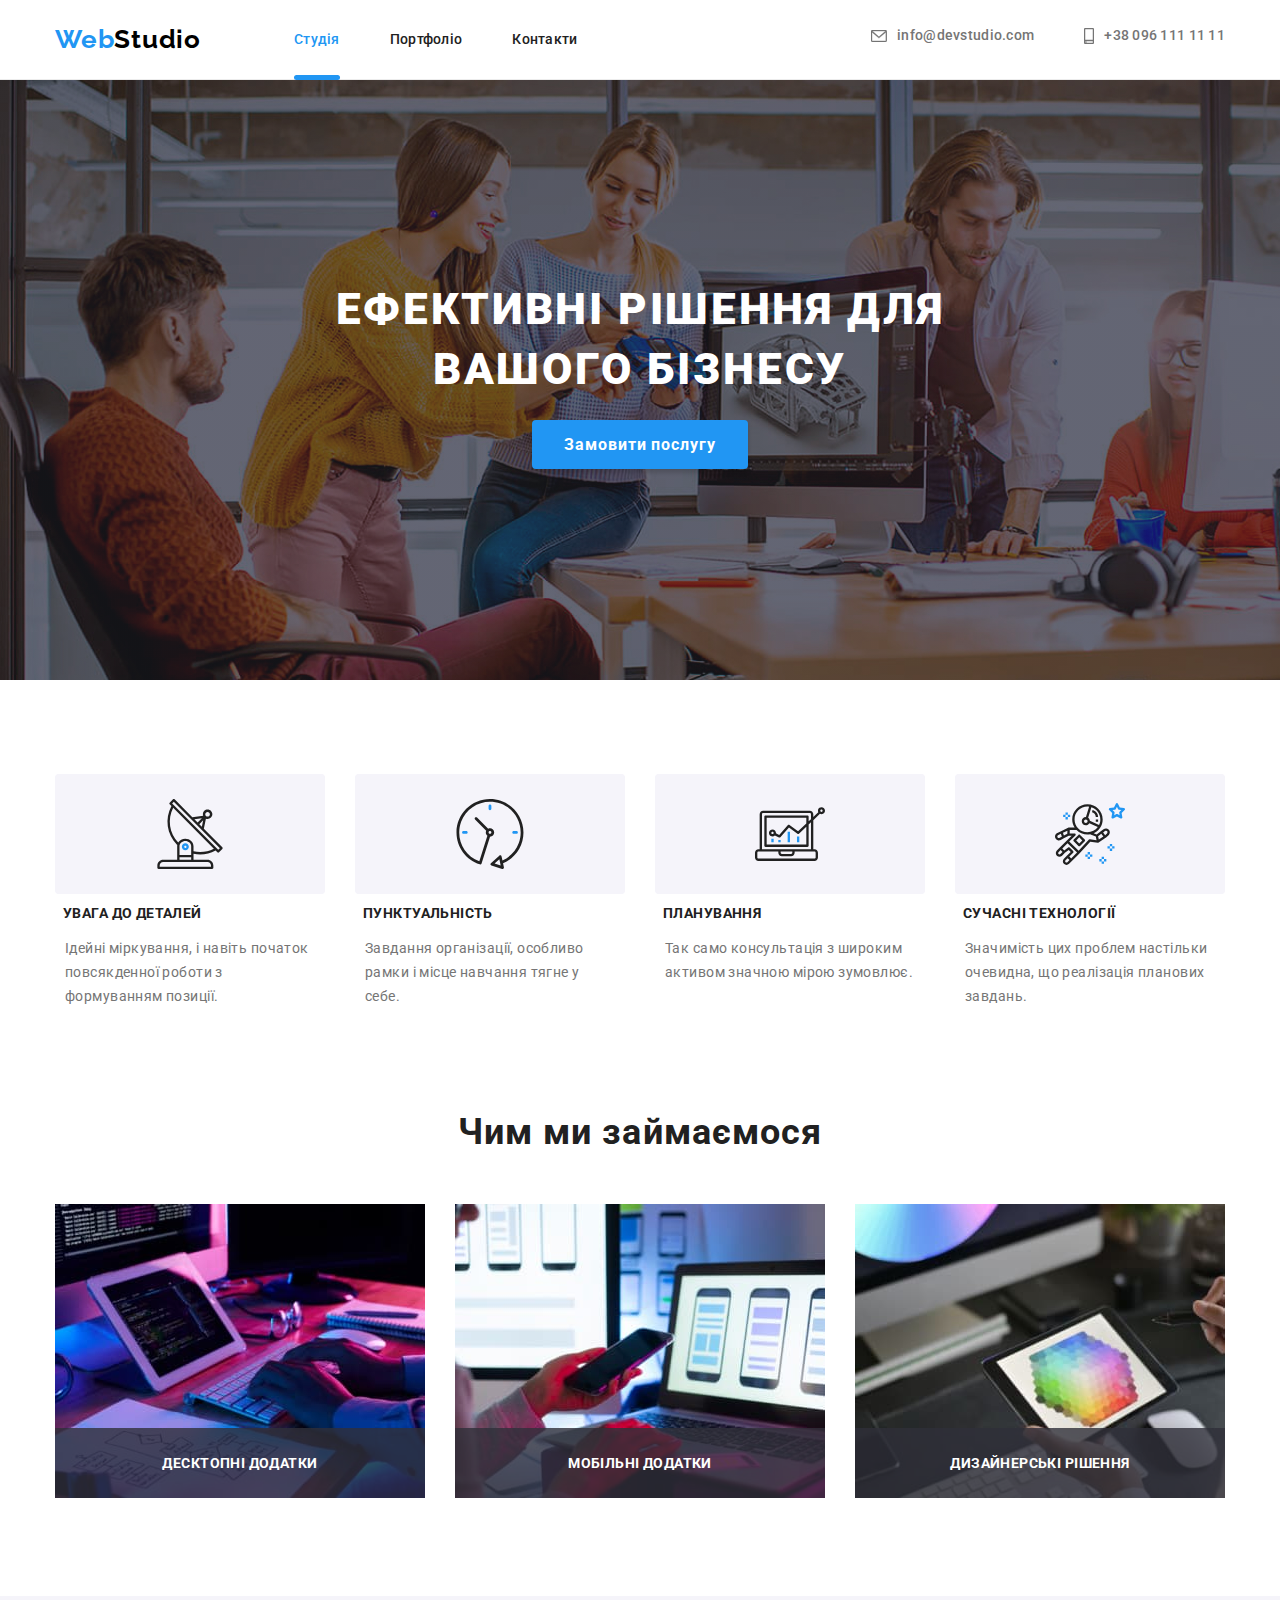
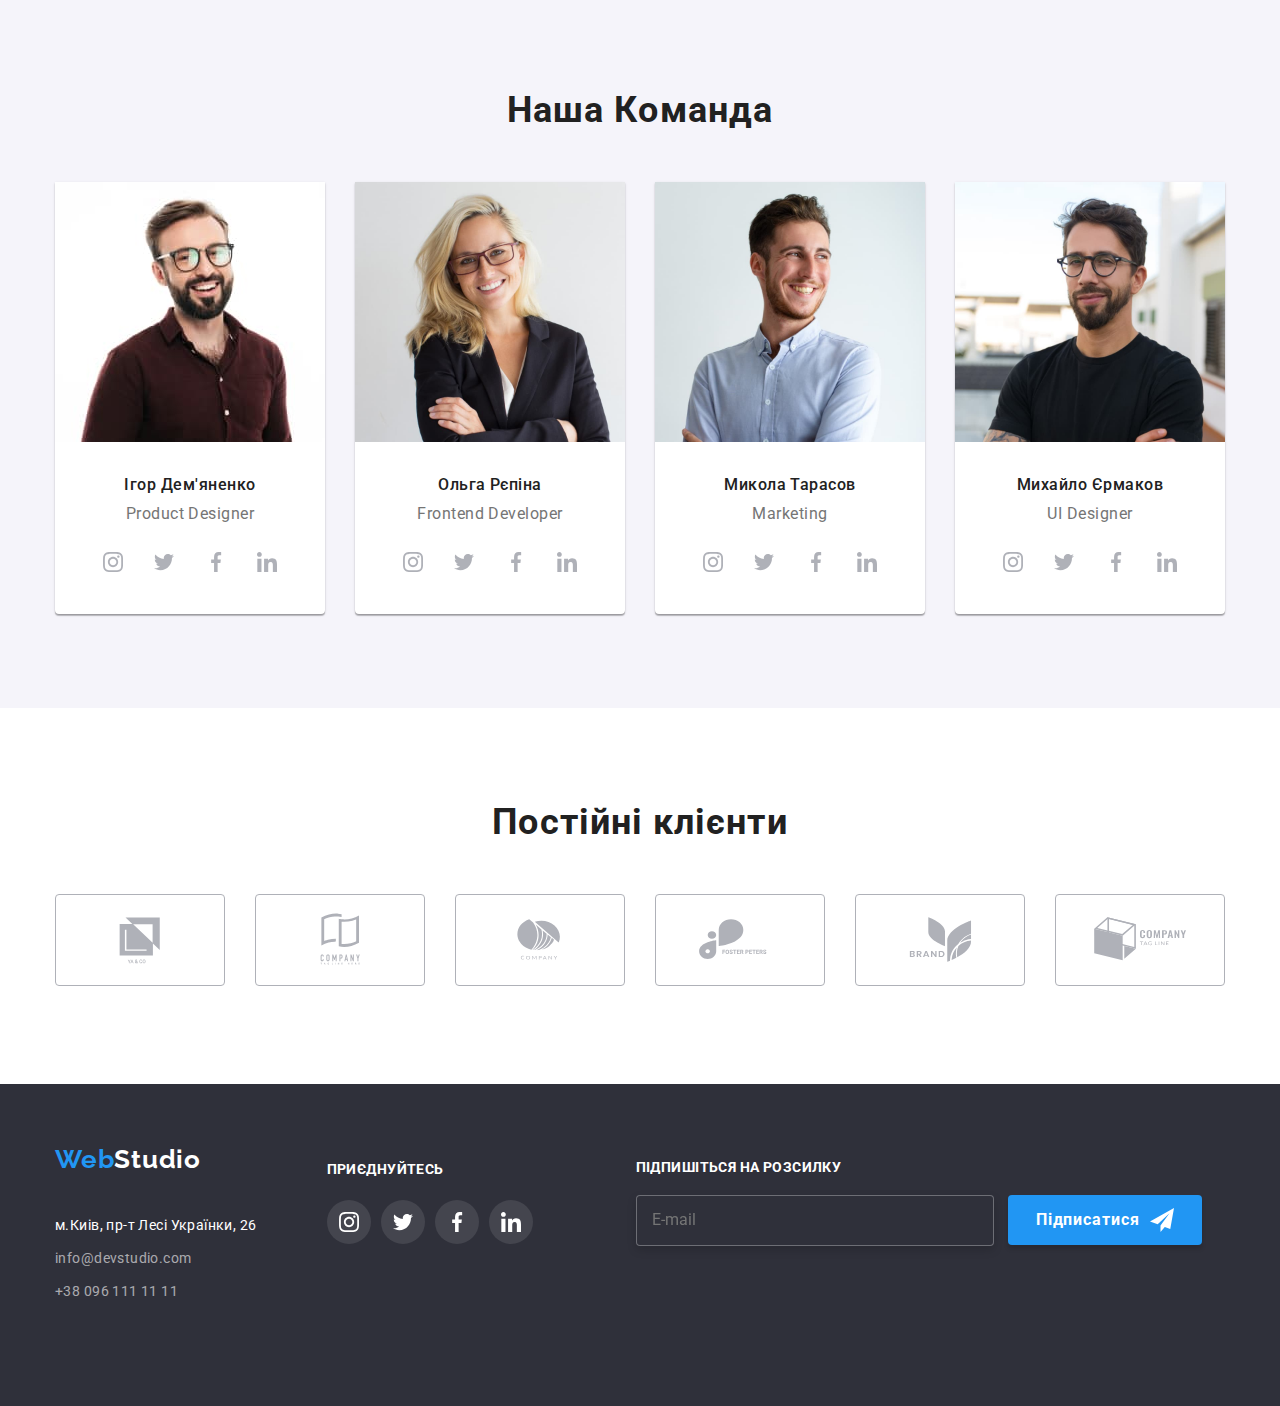
<file: index.html>
<!DOCTYPE html>
<html lang="ru">

<head>
  <link rel="preconnect" href="https://fonts.googleapis.com">
  <link rel="preconnect" href="https://fonts.gstatic.com" crossorigin>
  <link
    href="https://fonts.googleapis.com/css2?family=Raleway:wght@700&family=Roboto:ital,wght@0,400;0,500;0,900;1,700&display=swap"
    rel="stylesheet">
  <!-- <link rel="normalize" href="css/normalize.css"> -->
  <link rel="stylesheet" href="css/modern-normalize.css">
  <link rel="stylesheet" href="css/main.min.css">
  <meta charset="UTF-8">
  <meta http-equiv="X-UA-Compatible" content="IE=edge">
  <meta name="viewport" content="width=device-width, initial-scale=1.0">
  <title>WebStudio</title>
</head>

<body>
  <svg aria-hidden="true" style="position:absolute;width:0;height:0;overflow:hidden" xmlns="http://www.w3.org/2000/svg">
    <symbol id="icon-company4" viewBox="0 0 59 32">
      <path
        d="M19.529 12.905h-.001c-.834 0-1.51.601-1.51 1.342v.001c0 .741.676 1.342 1.51 1.342h.001c.834 0 1.51-.601 1.51-1.342v-.001c0-.741-.676-1.342-1.51-1.342zM30.677 12.476c-.002-1.03-.464-2.016-1.283-2.744s-1.929-1.138-3.088-1.141c-1.159.002-2.27.412-3.089 1.14s-1.281 1.715-1.283 2.745v5.678s8.742-.865 8.743-5.677v-.001zM14.957 20.017c.002.716.323 1.403.893 1.91s1.342.792 2.148.794c.806-.002 1.578-.288 2.148-.794s.891-1.193.893-1.909v-3.951s-6.083.603-6.083 3.95zm3.041.708c-.158 0-.311-.041-.442-.119s-.233-.188-.293-.318c-.06-.129-.076-.272-.045-.409s.107-.263.218-.362c.111-.099.253-.166.408-.194s.315-.013.46.04c.146.054.27.144.357.261s.134.253.134.393c0 .093-.02.186-.06.272s-.098.165-.172.23c-.074.066-.162.118-.259.154s-.201.054-.305.054v-.003zM24.145 20.335h-.587v.606h-.306v-1.484h.966v.248h-.66v.383h.587v.247zm1.47-.102c0 .146-.026.274-.077.384s-.126.195-.222.255-.206.09-.33.09c-.123 0-.233-.03-.329-.089s-.171-.143-.224-.253c-.053-.11-.08-.236-.081-.379v-.073c0-.146.026-.274.078-.385s.127-.197.223-.256c.096-.06.207-.09.33-.09s.233.03.329.09c.096.059.171.144.223.256s.079.239.079.384v.066zm-.31-.067c0-.156-.028-.274-.084-.355s-.135-.121-.238-.121c-.103 0-.182.04-.237.12s-.084.196-.085.351v.072c0 .151.028.269.084.353s.136.125.241.125c.103 0 .181-.04.236-.12s.083-.198.084-.353v-.072zm1.301.386c0-.058-.02-.102-.061-.133s-.114-.064-.22-.098c-.106-.035-.19-.069-.252-.102-.168-.091-.253-.214-.253-.368 0-.08.022-.151.067-.214s.11-.112.195-.148c.085-.035.18-.053.285-.053s.2.019.283.058c.083.038.147.092.193.162s.069.149.069.238h-.306c0-.068-.021-.121-.064-.158s-.103-.057-.18-.057c-.075 0-.133.016-.174.048s-.062.073-.062.124c0 .048.024.089.072.121s.121.063.215.092c.174.052.301.117.38.195s.119.174.119.289c0 .128-.049.229-.146.303s-.228.109-.392.109c-.114 0-.218-.021-.312-.062s-.165-.099-.215-.172c-.049-.073-.073-.157-.073-.253h.307c0 .164.098.246.293.246.073 0 .129-.015.17-.044s.061-.071.061-.124zm1.632-.847h-.454v1.236h-.306v-1.236h-.448v-.248h1.209v.248zm1.068.594h-.587v.397h.689v.246h-.995v-1.484h.993v.248h-.687v.354h.587v.239zm.83.099h-.244v.543h-.306v-1.484h.551c.175 0 .31.039.406.117s.143.189.143.331c0 .101-.022.186-.066.254s-.11.121-.199.161l.321.606v.014h-.328l-.278-.543zm-.243-.247h.247c.077 0 .136-.019.178-.058s.063-.093.063-.162c0-.07-.02-.125-.06-.165s-.1-.06-.182-.06h-.246v.445zm1.852.268v.523h-.306v-1.484h.579c.111 0 .209.02.294.061s.15.099.196.174c.045.075.068.16.068.256 0 .145-.05.26-.15.344s-.237.125-.413.125h-.268zm0-.248h.273c.081 0 .142-.019.184-.057s.064-.092.064-.163c0-.073-.021-.131-.064-.176s-.102-.068-.177-.069h-.28v.466zm1.934.128h-.587v.397h.689v.246h-.995v-1.484h.993v.248h-.687v.354h.587v.239zm1.419-.594h-.455v1.236h-.306v-1.236h-.448v-.248h1.209v.248zm1.068.594h-.587v.397h.689v.246h-.994v-1.484h.992v.248h-.687v.354h.587v.239zm.83.099h-.243v.543h-.306v-1.484h.551c.175 0 .31.039.406.117s.143.189.143.331c0 .101-.022.186-.066.254s-.11.121-.199.161l.321.606v.014h-.328l-.278-.543zm-.243-.247H37c.077 0 .136-.019.178-.058s.063-.093.063-.162c0-.07-.02-.125-.06-.165s-.1-.06-.182-.06h-.246v.445zm1.796.401c0-.058-.021-.102-.061-.133s-.114-.064-.22-.098c-.106-.035-.19-.069-.251-.102-.169-.091-.253-.214-.253-.368 0-.08.022-.151.067-.214s.111-.112.195-.148c.085-.035.18-.053.285-.053.106 0 .2.019.283.058s.147.092.192.162c.046.07.07.149.07.238h-.306c0-.068-.022-.121-.064-.158s-.103-.057-.18-.057c-.075 0-.133.016-.174.048s-.062.073-.062.124c0 .048.024.089.072.121s.121.063.215.092c.174.052.301.117.38.195s.119.174.119.289c0 .128-.049.229-.146.303s-.228.109-.392.109c-.114 0-.218-.021-.312-.062s-.165-.099-.215-.172c-.049-.073-.073-.157-.073-.253h.307c0 .164.098.246.294.246.073 0 .129-.015.17-.044s.061-.071.061-.124z" />
    </symbol>
    <symbol id="icon-company1" viewBox="0 0 59 32">
      <path
        d="m24.348 8 2.438 2.308-4.524-.003v11.196h11.826V17.22l2.435 2.305V8H24.349zm9.632 8.949-6.911-6.543h6.911v6.543zm-2.146 2.914h-7.702v-7.53h.544v7.02h7.157v.51zm-5.883 3.128-.285.586-.285-.586h-.239l.415.781v.455h.216v-.455l.414-.781h-.238zm.357 1.236.1-.288h.479l.101.288h.224l-.468-1.236h-.193l-.467 1.236h.223zm.34-.974.179.513h-.358l.179-.513zm1.133.484c-.031.048-.047.1-.047.157 0 .104.037.189.11.254s.172.097.294.097.228-.033.316-.099l.07.082h.239l-.182-.215c.071-.097.107-.222.107-.374h-.179c0 .083-.017.159-.052.227l-.239-.282.084-.061c.059-.043.102-.086.128-.129s.039-.091.039-.143c0-.078-.029-.143-.087-.196s-.131-.08-.221-.08c-.1 0-.179.028-.238.085s-.088.133-.088.229c0 .04.009.081.028.123s.053.094.101.155c-.092.066-.153.123-.184.171zm.558.273c-.061.046-.126.07-.195.07-.062 0-.111-.018-.148-.053s-.055-.082-.055-.139c0-.066.034-.125.102-.177l.026-.019.27.318zm-.222-.548c-.058-.072-.087-.132-.087-.179 0-.041.012-.076.036-.103s.056-.041.096-.041c.037 0 .068.012.093.035s.037.05.037.082c0 .049-.018.089-.053.12l-.026.021-.094.065zm2.013.672c.085-.074.134-.177.146-.309h-.214c-.011.088-.038.151-.081.189s-.106.057-.19.057c-.092 0-.162-.035-.211-.105s-.071-.172-.071-.306v-.11c.001-.132.027-.232.076-.3s.122-.103.216-.103c.08 0 .141.02.183.059s.068.103.078.192h.214c-.014-.135-.062-.24-.145-.314s-.193-.111-.329-.111c-.101 0-.191.024-.268.072s-.136.117-.177.206c-.041.089-.062.192-.062.308v.115c.002.114.023.214.064.3s.099.153.173.2c.075.046.162.07.261.07.141 0 .254-.037.339-.11zm1.262-.173c.042-.092.063-.198.063-.319v-.069c-.001-.121-.022-.226-.065-.317s-.103-.161-.181-.209c-.078-.049-.167-.073-.267-.073s-.19.025-.268.074c-.078.049-.138.119-.181.211s-.064.199-.064.319v.07c.001.118.022.223.065.313s.104.161.182.21c.079.049.168.073.268.073.101 0 .191-.024.268-.073s.138-.119.18-.211zm-.23-.699c.052.073.078.178.078.315v.065c0 .139-.026.245-.077.318s-.124.109-.219.109c-.094 0-.168-.037-.221-.111s-.079-.179-.079-.315v-.071c.001-.133.028-.236.08-.308s.125-.11.218-.11c.095 0 .168.037.22.11z" />
    </symbol>
    <symbol id="icon-company2" viewBox="0 0 59 32">
      <path
        d="M28.561 7.629h-.047c-.073-.004-.146-.006-.219-.008h-.158c-.138 0-.279.004-.419.011-.011-.001-.021-.001-.032 0-1.268.072-2.51.389-3.658.933l-.15.073v7.701l.352-.119c.309-.106.638-.202.978-.29.921-.236 1.866-.362 2.816-.374v1.012c-.126.001-.248.004-.37.011h-.029c-.731.04-1.457.151-2.166.333-.899.225-1.766.563-2.581 1.006V8.041c.846-.494 1.758-.864 2.707-1.101.834-.215 1.691-.326 2.552-.329h.149c.178.004.351.012.514.025.429.03.854.098 1.271.203v.996c-.405-.094-.817-.156-1.232-.186-.008-.001-.017-.001-.025-.002-.086-.007-.172-.015-.252-.015zm1.753 1.018c.221.017.45.025.681.025.905-.003 1.806-.119 2.683-.344.898-.226 1.765-.564 2.58-1.007v9.701c-.847.493-1.758.864-2.708 1.101-.834.214-1.691.325-2.552.328-.652.005-1.302-.071-1.936-.228V8.459c.15.034.304.066.46.093.257.043.528.075.792.095zm4.937.076-.352.119c-.324.109-.65.206-.978.293-.956.246-1.938.371-2.924.375-.23 0-.441-.006-.645-.019l-.281-.019v7.922l.241.021c.224.019.454.029.686.029.777-.003 1.55-.103 2.303-.298.62-.155 1.222-.372 1.799-.647l.151-.073V8.722zM23.561 21.291c-.051-.052-.112-.094-.179-.121s-.14-.04-.213-.037c-.077-.001-.154.013-.226.042-.066.026-.126.066-.176.116s-.088.111-.113.177c-.028.069-.041.144-.041.218v1.32c-.003.093.015.186.052.271.031.068.076.128.132.177.053.044.115.076.181.094.064.018.13.027.197.027.073.001.146-.015.213-.046.066-.029.126-.07.176-.122.049-.051.088-.111.115-.177.028-.067.043-.138.042-.21v-.148h-.345v.118c.001.04-.006.08-.02.118-.011.028-.028.053-.05.074-.021.017-.046.03-.072.038-.023.008-.048.012-.072.012-.031.004-.062-.001-.09-.014s-.053-.032-.071-.057c-.033-.053-.048-.115-.046-.177v-1.23c-.002-.068.012-.136.042-.197.018-.028.043-.05.073-.064s.063-.019.096-.015c.03-.001.059.005.086.018s.05.032.068.056c.039.051.059.113.057.177v.114h.341v-.134c.001-.079-.014-.157-.042-.231-.025-.069-.065-.132-.115-.186zM25.61 21.276c-.11-.093-.249-.144-.392-.145-.07 0-.14.013-.206.037-.067.024-.129.061-.182.108-.057.051-.103.114-.134.185-.035.081-.052.168-.05.256v1.266c-.002.089.015.177.05.259.031.068.077.128.134.177.053.049.115.087.182.111.066.024.136.037.206.037s.14-.013.206-.037c.069-.025.132-.063.187-.111s.099-.11.13-.177c.035-.082.053-.17.05-.259v-1.266c.002-.088-.015-.175-.05-.256-.031-.07-.075-.133-.13-.185zm-.161 1.706c.003.034-.002.068-.014.099s-.031.06-.055.084c-.046.038-.103.059-.162.059s-.117-.021-.162-.059c-.024-.023-.043-.052-.055-.084s-.017-.066-.014-.099v-1.266c-.003-.034.002-.068.014-.099s.031-.06.055-.084c.046-.038.103-.059.162-.059s.117.021.162.059c.024.023.043.052.055.084s.017.066.014.099v1.266zM28.302 23.548v-2.396h-.332l-.436 1.268h-.006l-.439-1.268h-.328v2.396h.342V22.09h.006l.335 1.03h.171l.338-1.03h.006v1.458h.342zM30.246 21.32c-.053-.059-.119-.104-.194-.131-.08-.026-.164-.039-.248-.037h-.509v2.396h.341v-.936h.176c.107.005.213-.018.308-.065.078-.043.142-.106.187-.183.039-.064.066-.135.078-.209.013-.09.02-.181.018-.272.003-.115-.008-.23-.033-.342-.023-.083-.066-.159-.126-.22zm-.176.73c-.001.043-.012.086-.032.125-.02.037-.05.066-.088.084-.051.023-.106.033-.161.03h-.156v-.815h.176c.053-.003.106.008.154.03.035.02.063.051.08.088.019.042.029.087.03.134v.159c0 .056.003.113 0 .165h-.003zM31.864 21.152h-.28l-.528 2.396h.341l.1-.515h.465l.1.515h.341l-.541-2.396zm-.315 1.554.168-.869h.006l.167.869h-.341zM34.069 22.595h-.006l-.516-1.443h-.328v2.396h.341v-1.441h.007l.522 1.441h.321v-2.396h-.341v1.443zM36.156 21.152l-.275.953h-.007l-.274-.953h-.362l.469 1.383v1.013h.342v-1.013l.469-1.383h-.361zM22.609 24.224h.165v.462h.112v-.462h.164v-.095h-.44v.095zM23.992 24.13l-.216.556h.119l.046-.126h.222l.047.126h.121l-.221-.556h-.119zm-.018.336.076-.206.076.206h-.151zM25.359 24.481h.128v.072c-.038.03-.084.047-.132.047-.022.001-.045-.003-.065-.012s-.039-.023-.053-.041c-.029-.042-.044-.093-.041-.145 0-.124.054-.186.16-.186.028-.003.056.005.079.021s.04.04.047.068l.11-.021c-.024-.109-.102-.164-.236-.164-.072-.002-.141.024-.194.072-.028.028-.05.061-.064.098s-.019.077-.017.116c-.003.076.022.151.071.209.027.028.06.05.097.064s.076.02.114.017c.087.002.172-.029.236-.088v-.219h-.241v.094zM26.756 24.13h-.113v.556h.39v-.095h-.277v-.462zM27.937 24.13h-.113v.556h.113v-.556zM29.091 24.501l-.228-.372h-.109v.556h.105v-.363l.224.363h.112v-.556h-.103v.372zM30.135 24.441h.277v-.095h-.277v-.122h.298v-.095h-.411v.556h.422v-.095h-.31v-.15zM32.665 24.349h-.219v-.219h-.112v.556h.112v-.243h.219v.243h.112v-.556h-.112v.219zM33.715 24.441h.278v-.095h-.278v-.122h.299v-.095h-.411v.556h.421v-.095h-.31v-.15zM35.138 24.441c.097-.015.146-.066.146-.155.003-.024-.001-.048-.01-.069s-.025-.041-.044-.054c-.05-.025-.106-.037-.163-.033h-.236v.556h.112v-.233h.022c.024-.001.048.003.07.012.016.01.03.024.04.041l.121.177h.134l-.068-.109c-.03-.054-.072-.099-.123-.134zm-.112-.077h-.082v-.14h.088c.038-.003.077.001.113.013.008.007.015.016.019.026s.006.021.006.032-.003.021-.008.031-.013.018-.021.024c-.037.011-.075.016-.114.013zM36.212 24.441h.277v-.095h-.277v-.122h.299v-.095h-.412v.556h.422v-.095h-.31v-.15z" />
    </symbol>
    <symbol id="icon-company3" viewBox="0 0 59 32">
      <path
        d="M23.793 22.644c.006 0 .011.001.016.003s.01.005.013.008l.076.073c-.059.059-.132.106-.213.138-.096.035-.199.052-.302.049-.098.002-.194-.014-.285-.046-.081-.03-.154-.074-.214-.13-.061-.058-.108-.127-.138-.201-.033-.083-.05-.17-.048-.258-.001-.088.016-.176.052-.259.033-.075.083-.143.147-.201.065-.057.142-.101.228-.131.093-.031.193-.047.293-.046.093-.002.186.012.272.042.075.028.144.068.204.116l-.064.077c-.004.005-.01.01-.016.014-.008.004-.017.006-.026.006s-.019-.003-.027-.008l-.034-.021-.047-.026c-.02-.01-.042-.018-.064-.026-.028-.009-.057-.016-.086-.021-.037-.006-.075-.009-.113-.008-.072-.001-.144.011-.211.035-.062.022-.119.055-.165.097-.047.045-.084.098-.107.155-.027.066-.04.135-.039.204-.001.071.012.141.039.208.023.057.059.109.105.154.043.042.097.075.157.096.062.022.128.034.195.033.039.001.077-.002.116-.007.063-.007.123-.026.175-.055.027-.015.052-.032.075-.051.01-.008.023-.013.036-.013zM25.984 22.28c.001.087-.016.174-.051.256-.031.074-.08.142-.143.199s-.14.101-.224.131c-.186.062-.391.062-.577 0-.084-.03-.16-.074-.223-.131-.063-.058-.112-.126-.144-.201-.068-.166-.068-.347 0-.513.032-.075.081-.143.144-.202.064-.055.139-.098.223-.126.185-.063.391-.063.577 0 .084.03.16.074.224.131s.111.125.143.199c.035.082.052.17.051.258zm-.199 0c.002-.07-.011-.14-.036-.206-.021-.057-.056-.109-.102-.154-.044-.042-.099-.076-.16-.097-.135-.045-.284-.045-.419 0-.061.022-.116.055-.16.097-.046.044-.081.097-.102.154-.048.134-.048.278 0 .412.021.057.056.11.102.154.045.042.099.075.16.096.135.044.284.044.419 0 .061-.021.116-.054.16-.096.046-.045.08-.097.102-.154.025-.066.038-.136.036-.206zM27.479 22.496l.02.046c.008-.017.014-.031.022-.046s.015-.031.025-.045l.485-.765c.009-.013.018-.021.027-.024.013-.003.026-.005.04-.004h.143v1.245h-.17V21.949c0-.014-.001-.029 0-.043l-.487.776c-.006.012-.016.021-.029.028s-.027.01-.042.01h-.027c-.015 0-.029-.003-.042-.01s-.022-.017-.028-.028l-.502-.781v.999h-.164v-1.242h.143c.013-.001.027.001.04.004.012.005.021.014.027.024l.495.766c.01.014.018.029.025.044zM29.302 22.434v.466h-.19v-1.243h.423c.08-.001.159.008.236.027.061.015.118.042.167.077.042.034.075.075.095.122.022.051.033.105.032.159.001.055-.011.109-.035.159-.023.048-.058.09-.102.124-.049.037-.106.066-.168.082-.074.021-.151.03-.229.029l-.23-.003zm0-.134h.23c.05.001.099-.006.147-.019.039-.011.075-.03.106-.054.029-.023.051-.051.064-.082.016-.033.023-.069.023-.105.002-.035-.004-.069-.019-.101s-.037-.061-.066-.085c-.072-.049-.163-.073-.255-.067h-.23v.512zM31.851 22.902h-.15c-.015 0-.03-.004-.042-.012-.011-.008-.019-.018-.025-.029l-.129-.301h-.648l-.134.301c-.005.011-.013.021-.024.028-.012.008-.027.013-.043.012h-.15l.569-1.245h.197l.577 1.245zm-.938-.463h.535l-.226-.507c-.017-.038-.031-.077-.043-.117l-.022.065c-.007.02-.014.038-.021.053l-.224.506zM32.671 21.662c.011.005.021.013.028.022l.83.939v-.967h.17v1.245h-.095c-.014 0-.027-.002-.039-.007s-.022-.014-.03-.023l-.829-.938c.001.014.001.029 0 .043s0 .026 0 .038v.887h-.17v-1.245h.101c.012 0 .023.002.034.006zM35.097 22.407v.494h-.19v-.494l-.525-.75h.17c.015-.001.029.003.041.011.01.008.019.017.026.028l.328.484c.013.021.025.04.034.058s.017.035.024.053l.024-.054c.009-.02.02-.039.032-.057l.323-.487c.007-.01.015-.019.025-.026.011-.009.026-.013.041-.012h.171l-.525.753zM27.385 19.567c.082.009.166.017.25.023 1.28-.497 2.362-1.311 3.112-2.34s1.134-2.227 1.105-3.445l-1.41-1.225c.287 1.296.153 2.637-.387 3.871s-1.464 2.313-2.67 3.117z" />
      <path
        d="m26.881 19.51.038.007c1.288-.801 2.271-1.919 2.82-3.209s.64-2.695.261-4.031l-2.009-1.745c.812 1.434 1.139 3.04.943 4.629s-.908 3.098-2.053 4.35zM33.693 15.244c-.341 1.338-1.17 2.545-2.363 3.441-.349.263-.724.498-1.123.7.972-.248 1.865-.687 2.61-1.282s1.324-1.332 1.69-2.152l-.815-.707z" />
      <path
        d="m33.374 15.047-1.16-1.008c-.022 1.149-.398 2.272-1.089 3.252s-1.671 1.781-2.838 2.321h.006c.26 0 .52-.014.779-.04 1.091-.387 2.055-1.003 2.806-1.792s1.265-1.728 1.497-2.732zM27.049 9.795l-1.384-1.204c-1.237.415-2.301 1.145-3.052 2.095s-1.156 2.074-1.159 3.226c.005 1.273.498 2.508 1.401 3.511s2.166 1.714 3.588 2.022c1.269-1.343 2.012-3.003 2.121-4.739s-.422-3.456-1.515-4.911zM36.57 14.862c-.005-1.51-.698-2.958-1.927-4.026s-2.895-1.67-4.633-1.674c-.803-.001-1.6.128-2.349.38l8.471 7.36c.29-.651.439-1.342.438-2.04z" />
    </symbol>
    <symbol id="icon-company5" viewBox="0 0 59 32">
      <path
        d="M20.437 21.125c.085.096.13.216.128.34.004.081-.011.161-.045.235s-.086.141-.152.194c-.165.114-.369.169-.575.157h-1.01v-2.154h.989c.195-.012.389.039.548.143.064.049.114.111.148.181s.048.146.044.222c.006.119-.035.236-.115.329-.077.086-.183.145-.301.168.134.022.255.088.341.184zm-1.184-.325h.423c.096.006.192-.019.269-.072.032-.026.056-.059.072-.096s.022-.076.019-.115c.003-.039-.003-.078-.019-.114s-.04-.069-.071-.096c-.08-.054-.178-.08-.277-.073h-.416v.565zm.733.826c.034-.027.061-.061.078-.099s.025-.079.022-.12c.003-.042-.005-.083-.023-.121s-.045-.072-.079-.1c-.083-.056-.184-.084-.287-.078h-.444v.592h.449c.101.005.201-.021.284-.075zM22.459 22.051l-.55-.842h-.207v.842h-.473v-2.154h.896c.226-.014.449.051.624.183.125.117.201.271.213.434s-.04.325-.146.457c-.111.116-.262.193-.427.219l.586.861h-.515zm-.757-1.135h.387c.269 0 .403-.109.403-.326.003-.044-.005-.089-.022-.131s-.043-.08-.077-.111c-.085-.065-.194-.096-.305-.087h-.392l.005.655zM25.047 21.618h-.943l-.167.433h-.496l.866-2.129h.537l.863 2.129h-.496l-.163-.433zm-.126-.327-.345-.909-.345.909h.689zM28.286 22.051h-.47l-1.054-1.464v1.464h-.469v-2.154h.469l1.054 1.473v-1.473h.47v2.154zM30.968 21.536c-.097.163-.245.295-.425.38-.205.095-.432.141-.661.136h-.837v-2.154h.837c.229-.005.455.04.661.133.18.083.328.214.425.376.097.175.147.369.147.565s-.05.39-.147.565zm-.538-.052c.134-.143.208-.325.208-.514s-.074-.371-.208-.514c-.162-.13-.374-.195-.588-.183h-.326v1.394h.326c.215.012.426-.053.588-.183zM25.341 7.919s6.066 2.097 5.937 5.131v5.132s-6.061-2.098-5.935-5.132l-.002-5.131zM36.682 16.98c1.146-.722 2.471-1.169 3.854-1.3v-1.607c-1.594.562-2.946 1.582-3.854 2.907z" />
      <path
        d="M35.994 17.464c.937-1.729 2.563-3.063 4.542-3.727V9.108s-8.638 2.987-8.456 7.308v7.306s.385-.134.99-.384c0-.234 0-.469.028-.706.179-2.006 1.22-3.865 2.896-5.168z" />
      <path
        d="M35.172 20.178c.045-.507.146-1.008.302-1.496-1.043 1.125-1.675 2.522-1.806 3.993-.013.139-.02.278-.023.421.491-.216 1.062-.485 1.661-.802-.153-.696-.198-1.408-.134-2.116zM35.515 20.205c-.057.64-.022 1.284.107 1.916 2.36-1.293 5.012-3.291 4.91-5.705v-.21c-1.686.173-3.264.848-4.49 1.921-.287.665-.464 1.366-.526 2.079z" />
    </symbol>
    <symbol id="icon-company6" viewBox="0 0 59 32">
      <path
        d="M29.713 15.098c-.154-.205-.228-.448-.21-.692v-1.003c0-.307.07-.541.209-.701s.379-.239.718-.239c.319 0 .546.068.679.204.146.174.217.386.201.6v.236h-.571v-.239c.002-.078-.003-.156-.017-.234-.008-.053-.037-.102-.082-.139-.059-.04-.132-.059-.207-.054-.078-.005-.156.015-.217.057-.05.041-.083.095-.095.153-.016.082-.024.165-.022.248v1.217c-.009.117.016.235.073.342.028.036.068.065.114.083s.097.025.147.019c.073.005.146-.015.202-.055.047-.04.076-.092.085-.148.013-.081.019-.162.018-.244v-.247h.571v.225c.016.223-.053.445-.197.63-.131.149-.355.223-.683.223s-.577-.08-.717-.245zM32.089 15.109c-.144-.156-.216-.384-.216-.685v-1.055c0-.298.072-.523.216-.676s.385-.229.723-.229c.336 0 .575.076.72.229s.217.379.217.676v1.055c0 .298-.073.526-.22.684s-.385.236-.717.236c-.332 0-.578-.08-.723-.235zm.989-.253c.052-.098.075-.205.069-.312v-1.292c.007-.105-.017-.21-.067-.306-.029-.037-.069-.066-.117-.084s-.099-.024-.151-.018c-.051-.006-.103 0-.151.018s-.088.047-.117.084c-.052.095-.075.201-.069.306v1.298c-.007.107.016.215.069.312.033.033.074.059.12.077s.096.027.147.027c.051 0 .101-.009.147-.027s.087-.044.12-.077v-.006zM34.436 12.495h.614l.462 1.946.473-1.946h.598l.061 2.809h-.442l-.047-1.952-.456 1.952h-.354l-.473-1.96-.044 1.96h-.447l.056-2.809zM37.332 12.495h.957c.551 0 .827.266.827.798 0 .509-.29.764-.871.763h-.326v1.249h-.591l.003-2.809zm.818 1.201c.058.006.118.002.174-.014s.107-.041.151-.075c.068-.095.098-.206.085-.317.003-.086-.007-.171-.029-.255-.008-.028-.023-.054-.043-.077s-.046-.042-.074-.057c-.082-.034-.173-.049-.264-.045h-.229v.839h.229zM39.968 12.495h.635l.651 2.809h-.551l-.129-.648h-.566l-.133.648h-.559l.651-2.809zm.543 1.836-.221-1.179-.221 1.179h.442zM41.78 12.495h.414l.792 1.603v-1.603h.49v2.809h-.393l-.797-1.673v1.673h-.507l.001-2.809zM44.624 14.233l-.658-1.734h.554l.402 1.114.377-1.114h.543l-.65 1.734v1.071h-.567v-1.071zM30.625 16.533v.147h-.482v1.142h-.202V16.68h-.484v-.147h1.169zM32.137 17.821h-.156c-.016.001-.031-.003-.044-.012-.012-.007-.021-.018-.026-.03l-.139-.306h-.669l-.139.306c-.004.013-.011.025-.021.035-.012.009-.028.013-.044.012h-.156l.591-1.288h.206l.598 1.283zm-.979-.478h.558l-.236-.524c-.017-.04-.032-.08-.044-.121-.008.024-.015.048-.022.068l-.021.054-.234.523zM33.155 17.695c.037.002.074.002.111 0 .032-.003.064-.008.095-.015.029-.006.057-.014.085-.023.026-.009.052-.02.079-.032v-.29h-.236c-.006 0-.012 0-.017-.002s-.011-.004-.015-.008c-.004-.003-.007-.006-.009-.011s-.003-.008-.003-.013v-.099h.458v.494c-.037.023-.077.044-.118.061s-.086.033-.131.044c-.048.012-.098.021-.148.027-.057.006-.115.008-.172.008-.102.001-.203-.015-.298-.048-.088-.031-.169-.077-.236-.135-.066-.059-.118-.128-.152-.204-.037-.085-.056-.176-.054-.267-.001-.092.017-.183.053-.269.034-.076.086-.146.152-.204s.148-.103.236-.134c.101-.033.209-.049.317-.048.055 0 .11.004.164.011.048.007.095.018.141.033.041.013.081.03.118.051s.071.043.103.067l-.057.08c-.004.007-.011.013-.019.018s-.017.007-.027.007c-.013 0-.026-.004-.037-.01-.018-.008-.037-.018-.058-.031-.025-.014-.052-.025-.079-.035-.035-.012-.072-.022-.109-.029-.05-.008-.1-.012-.15-.011-.078-.001-.155.011-.228.036-.066.023-.125.058-.174.102-.049.046-.086.101-.11.16-.053.14-.053.29 0 .43.026.061.066.116.118.162.048.044.107.079.173.102.075.022.155.031.234.026zM35.039 17.674h.645v.147h-.842v-1.288h.202l-.005 1.142zM36.355 17.821h-.202v-1.288h.202v1.288zM37.106 16.539c.012.006.023.014.031.023l.864.971c-.001-.015-.001-.031 0-.046V16.527h.176v1.294h-.102c-.015.001-.03-.001-.044-.007-.012-.006-.023-.015-.032-.024l-.863-.97v1.002h-.169v-1.289h.105c.011 0 .023.002.033.006zM39.665 16.533v.142h-.716v.425h.58v.137h-.58v.44h.716v.142h-.924v-1.285h.924zM18.491 8.576l8.972 2.199v7.707l-8.972-2.198V8.576zm-.575-.657v8.739l10.122 2.482v-8.738L17.916 7.919z" />
      <path d="m23.34 23.197-10.123-2.484v-8.739l10.123 2.483v8.74z" />
      <path
        d="m18.083 8.477 8.855 2.172-3.766 3.252-8.856-2.173 3.767-3.251zm-.167-.558-4.698 4.056 10.123 2.483 4.697-4.056-10.122-2.483zM23.91 22.706l4.127-3.564-4.127-1.013v4.577z" />
    </symbol>
    <symbol id="icon-mail" viewBox="0 0 43 32">
      <path
        d="M38.667 0H4C1.794 0 0 1.794 0 4v24c0 2.206 1.794 4 4 4h34.667c2.206 0 4-1.794 4-4V4c0-2.206-1.794-4-4-4zm0 2.667c.181 0 .353.038.511.103L21.334 18.236 3.49 2.77c.158-.066.33-.103.511-.103h34.667zm0 26.666H4c-.736 0-1.333-.598-1.333-1.333V5.587L20.46 21.008c.251.217.563.326.874.326s.622-.108.874-.326L40.001 5.587V28c0 .736-.598 1.333-1.333 1.333z" />
    </symbol>
    <symbol id="icon-smartphone" viewBox="0 0 20 32">
      <path
        d="M17 0H3C1.346 0 0 1.346 0 3v26c0 1.654 1.346 3 3 3h14c1.654 0 3-1.346 3-3V3c0-1.654-1.346-3-3-3zM3 2h14c.552 0 1 .448 1 1v21H2V3c0-.552.448-1 1-1zm14 28H3c-.552 0-1-.448-1-1v-3h16v3c0 .552-.448 1-1 1z" />
      <path
        d="M4.707 27.478c.391.365.391.956 0 1.321s-1.024.365-1.414 0c-.391-.365-.391-.956 0-1.321s1.024-.365 1.414 0z" />
    </symbol>
    <symbol id="icon-linkedin" viewBox="0 0 32 32">
      <path
        d="M31.992 32v-.001H32V20.263c0-5.741-1.236-10.164-7.948-10.164-3.227 0-5.392 1.771-6.276 3.449h-.093v-2.913h-6.364v21.364h6.627V21.42c0-2.785.528-5.479 3.977-5.479 3.399 0 3.449 3.179 3.449 5.657v10.401h6.62zM.528 10.636h6.635V32H.528V10.636zM3.843 0C1.722 0 0 1.721 0 3.843s1.721 3.879 3.843 3.879c2.121 0 3.843-1.757 3.843-3.879C7.685 1.722 5.963 0 3.843 0z" />
    </symbol>
    <symbol id="icon-insta" viewBox=" 0 0 32 32">
      <path
        d="M31.969 9.408c-.075-1.7-.35-2.869-.744-3.882-.406-1.075-1.032-2.038-1.851-2.838-.8-.813-1.769-1.444-2.832-1.844C25.523.45 24.36.175 22.66.1 20.947.019 20.403 0 16.059 0s-4.888.019-6.595.094c-1.7.075-2.869.35-3.882.744-1.075.406-2.038 1.031-2.838 1.85C1.931 3.488 1.3 4.457.9 5.52.506 6.539.231 7.702.156 9.402c-.081 1.713-.1 2.257-.1 6.601s.019 4.888.094 6.595c.075 1.7.35 2.869.744 3.882.406 1.075 1.038 2.038 1.85 2.838.8.813 1.769 1.444 2.832 1.844 1.019.394 2.182.669 3.882.744 1.706.075 2.25.094 6.595.094s4.888-.019 6.595-.094c1.7-.075 2.869-.35 3.882-.744 2.151-.832 3.851-2.532 4.682-4.682.394-1.019.669-2.182.744-3.882.075-1.707.094-2.251.094-6.595s-.006-4.888-.081-6.595zm-2.882 13.065c-.069 1.563-.331 2.407-.55 2.969-.538 1.394-1.644 2.5-3.038 3.038-.563.219-1.413.481-2.969.55-1.688.075-2.194.094-6.464.094s-4.782-.019-6.464-.094c-1.563-.069-2.407-.331-2.969-.55-.694-.256-1.325-.663-1.838-1.194-.531-.519-.938-1.144-1.194-1.838-.219-.563-.481-1.413-.55-2.969-.075-1.688-.094-2.194-.094-6.464s.019-4.782.094-6.464c.069-1.563.331-2.407.55-2.969.256-.694.663-1.325 1.2-1.838.519-.531 1.144-.938 1.838-1.194.563-.219 1.413-.481 2.969-.55 1.688-.075 2.194-.094 6.464-.094 4.276 0 4.782.019 6.464.094 1.563.069 2.407.331 2.969.55.694.256 1.325.662 1.838 1.194.531.519.938 1.144 1.194 1.838.219.563.481 1.413.55 2.969.075 1.688.094 2.194.094 6.464s-.019 4.77-.094 6.458z" />
      <path
        d="M16.059 7.783c-4.538 0-8.22 3.682-8.22 8.22s3.682 8.22 8.22 8.22c4.539 0 8.22-3.682 8.22-8.22s-3.682-8.22-8.22-8.22zm0 13.552c-2.944 0-5.332-2.388-5.332-5.332s2.388-5.332 5.332-5.332 5.332 2.388 5.332 5.332-2.388 5.332-5.332 5.332zM26.524 7.458c0 1.06-.859 1.919-1.919 1.919s-1.919-.859-1.919-1.919.859-1.919 1.919-1.919 1.919.859 1.919 1.919z" />
    </symbol>
    <symbol id="icon-facebook" viewBox=" 0 0 32 32">
      <path
        d="M21.329 5.313h2.921V.225C23.746.156 22.013 0 19.994 0c-4.212 0-7.097 2.649-7.097 7.519V12H8.249v5.688h4.648V32h5.699V17.689h4.46l.708-5.688h-5.169V8.082c.001-1.644.444-2.769 2.735-2.769z" />
    </symbol>
    <symbol id="icon-twitter" viewBox="0 0 32 32">
      <path
        d="M32 6.078c-1.19.522-2.458.868-3.78 1.036 1.36-.812 2.398-2.088 2.886-3.626-1.268.756-2.668 1.29-4.16 1.588C25.742 3.794 24.026 3 22.154 3c-3.632 0-6.556 2.948-6.556 6.562 0 .52.044 1.02.152 1.496-5.454-.266-10.28-2.88-13.522-6.862-.566.982-.898 2.106-.898 3.316 0 2.272 1.17 4.286 2.914 5.452-1.054-.02-2.088-.326-2.964-.808v.072c0 3.188 2.274 5.836 5.256 6.446-.534.146-1.116.216-1.72.216-.42 0-.844-.024-1.242-.112.85 2.598 3.262 4.508 6.13 4.57-2.232 1.746-5.066 2.798-8.134 2.798-.538 0-1.054-.024-1.57-.09C2.906 27.93 6.35 29 10.064 29c12.072 0 18.672-10 18.672-18.668 0-.29-.01-.57-.024-.848C30.014 8.56 31.108 7.406 32 6.078z" />
    </symbol>
    <symbol id="icon-diagram" viewBox="0 0 72 32">
      <path fill="#f5f4fa" style="fill:var(--color2, #f5f4fa)"
        d="M1.067 0h69.867c.589 0 1.067.478 1.067 1.067v29.867c0 .589-.478 1.067-1.067 1.067H1.067C.478 32.001 0 31.523 0 30.934V1.067C0 .478.478 0 1.067 0z" />
      <path fill="#2196f3" style="fill:var(--color4, #2196f3)"
        d="M35.373 15.396h.622v2.799h-.622v-2.799zM37.861 16.64h.622v1.555h-.622V16.64zM32.886 17.573h.622v.622h-.622v-.622zM31.02 17.262h.622v.933h-.622v-.933z" />
      <path fill="#212121" style="fill:var(--color3, #212121)"
        d="M27.599 23.17h14.926c.515 0 .933-.418.933-.933v-1.244c0-.515-.418-.933-.933-.933h-.311v-7.754l1.766-1.673c.41.202.906.079 1.174-.291s.231-.88-.089-1.207-.829-.375-1.205-.115c-.376.26-.51.754-.317 1.168l-1.331 1.262v-.717c0-.515-.418-.933-.933-.933H28.841c-.515 0-.933.418-.933.933v9.328h-.311c-.515 0-.933.418-.933.933v1.244c0 .515.418.933.933.933zM44.391 9.488c.172 0 .311.139.311.311s-.139.311-.311.311-.311-.139-.311-.311.139-.311.311-.311zm-15.859 1.244c0-.172.139-.311.311-.311h12.438c.172 0 .311.139.311.311v1.306l-.622.591v-1.275c0-.172-.139-.311-.311-.311H29.465c-.172 0-.311.139-.311.311v7.774c0 .172.139.311.311.311h11.194c.171 0 .311-.139.311-.311v-5.643l.622-.589v7.165h-13.06v-9.328zm2.799 4.042c-.421-.001-.79.279-.902.685s.061.836.423 1.05c.362.215.822.161 1.125-.132l1.081.542c.126.063.278.033.371-.072l2.298-2.585 2.259 1.692c.121.091.29.081.4-.023l1.963-1.859v4.743H29.777v-7.152h10.572v1.552l-2.2 2.083-2.278-1.707c-.129-.097-.311-.079-.419.042l-2.329 2.621-.871-.435c.006-.037.01-.075.012-.113 0-.515-.418-.933-.933-.933zm.311.933c0 .172-.139.311-.311.311s-.311-.139-.311-.311.139-.311.311-.311.311.139.311.311zm1.865 4.975h3.11v.311c0 .172-.139.311-.311.311h-2.488c-.172 0-.311-.139-.311-.311v-.311zm-6.218.311c0-.172.139-.311.311-.311h5.286v.311c0 .515.418.933.933.933h2.488c.515 0 .933-.418.933-.933v-.311h5.286c.172 0 .311.139.311.311v1.244c0 .172-.139.311-.311.311H27.6c-.172 0-.311-.139-.311-.311v-1.244z" />
    </symbol>
    <symbol id="icon-clock" viewBox="0 0 72 32">
      <path fill="#f5f4fa" style="fill:var(--color2, #f5f4fa)"
        d="M1.067 0h69.867c.589 0 1.067.478 1.067 1.067v29.867c0 .589-.478 1.067-1.067 1.067H1.067C.478 32.001 0 31.523 0 30.934V1.067C0 .478.478 0 1.067 0z" />
      <path fill="#212121" style="fill:var(--color3, #212121)"
        d="M44.923 15.592c-.001-4.931-3.999-8.927-8.93-8.926s-8.927 3.999-8.926 8.93c.001 3.884 2.512 7.321 6.212 8.503.035.011.072.017.109.017.07 0 .139-.019.2-.055.079-.047.138-.121.165-.208l2.255-7.146c.616-.003 1.113-.505 1.11-1.122s-.505-1.113-1.122-1.11c-.166.001-.329.039-.478.112l-2.978-2.979c-.148-.143-.383-.139-.526.009-.139.144-.139.373 0 .517l2.977 2.98c-.228.466-.098 1.029.313 1.347l-2.148 6.809c-4.245-1.564-6.419-6.273-4.855-10.518s6.273-6.419 10.519-4.855c4.245 1.564 6.419 6.273 4.855 10.518-.764 2.074-2.334 3.752-4.353 4.651l-.232-1.093c-.042-.201-.24-.329-.441-.287-.063.014-.122.043-.171.086L36.24 23.77c-.154.137-.167.372-.031.525.045.05.102.087.165.107l2.858.912c.195.063.405-.045.468-.24.02-.062.023-.128.01-.191l-.228-1.073c3.304-1.393 5.449-4.633 5.442-8.219zm-8.928-.372c.205 0 .372.167.372.372s-.167.372-.372.372c-.206 0-.372-.166-.372-.372s.166-.372.372-.372zm1.226 8.671 1.274-1.136.352 1.657-1.626-.52z" />
      <path fill="#2196f3" style="fill:var(--color4, #2196f3)"
        d="M35.623 8.525v.744c0 .206.166.372.372.372s.372-.166.372-.372v-.744c0-.205-.167-.372-.372-.372s-.372.167-.372.372zM28.928 15.22c-.206 0-.372.167-.372.372s.166.372.372.372h.744c.205 0 .372-.166.372-.372s-.167-.372-.372-.372h-.744zM43.063 15.964c.205 0 .372-.166.372-.372s-.167-.372-.372-.372h-.744c-.205 0-.372.167-.372.372s.167.372.372.372h.744z" />
    </symbol>
    <symbol id="icon-astronaut" viewBox="0 0 72 32">
      <path fill="#f5f4fa" style="fill:var(--color2, #f5f4fa)"
        d="M1.067 0h69.867c.589 0 1.067.478 1.067 1.067v29.867c0 .589-.478 1.067-1.067 1.067H1.067C.478 32.001 0 31.523 0 30.934V1.067C0 .478.478 0 1.067 0z" />
      <path fill="#2196f3" style="fill:var(--color4, #2196f3)"
        d="M45.318 9.306c-.037-.112-.134-.194-.251-.212l-1.114-.162-.499-1.01c-.105-.213-.453-.213-.558 0l-.499 1.01-1.115.162c-.117.017-.214.099-.251.212s-.006.236.079.319l.807.786-.19 1.11c-.02.117.028.235.123.304.097.07.223.079.328.024l.997-.524.997.524c.046.024.095.036.145.036.064 0 .129-.02.183-.059.096-.07.144-.188.123-.304l-.19-1.11.807-.786c.085-.083.115-.206.079-.319zm-1.436.774c-.073.071-.107.175-.089.275l.111.65-.583-.307c-.045-.024-.095-.036-.145-.036s-.099.012-.145.036l-.583.307.111-.65c.018-.101-.016-.204-.089-.275l-.473-.46.653-.095c.101-.015.189-.078.234-.17l.292-.591.292.591c.046.092.133.156.234.17l.653.095-.472.46zM41.911 18.638h-.622v.622h.622v-.622zM41.911 19.882h-.622v.622h.622v-.622zM42.533 19.26h-.622v.622h.622v-.622zM41.289 19.26h-.622v.622h.622v-.622zM39.733 22.06h-.622v.622h.622v-.622zM39.733 23.305h-.622v.622h.622v-.622zM40.356 22.682h-.622v.622h.622v-.622zM39.111 22.682h-.622v.622h.622v-.622zM36 20.816h-.622v.622H36v-.622zM36 22.06h-.622v.622H36v-.622zM36.622 21.438H36v.622h.622v-.622zM35.378 21.438h-.622v.622h.622v-.622zM30.089 10.238h-.622v.622h.622v-.622zM30.089 11.482h-.622v.622h.622v-.622zM30.711 10.86h-.622v.622h.622v-.622zM29.467 10.86h-.622v.622h.622v-.622z" />
      <path fill="#212121" style="fill:var(--color3, #212121)"
        d="M41.084 14.926c-.168-.226-.414-.372-.693-.411-.281-.04-.558.034-.782.205l-.73.56-1.107.827-.792-.316c1.413-.634 2.4-2.046 2.4-3.687 0-2.23-1.822-4.044-4.061-4.044s-4.061 1.814-4.061 4.044c0 .808.242 1.56.653 2.192l-1.612-.014h-.003c-.005 0-.009.002-.014.003-.031.001-.061.007-.091.018-.007.003-.015.004-.022.008-.004.002-.007.002-.011.004l-1.886.931h-.001l-1.104.531c-.012.005-.025.012-.037.021-.44.293-.59.869-.349 1.339.129.25.347.434.616.519.104.032.209.048.315.048.169 0 .336-.041.49-.123l.81-.431 1.321-.682.791-.005-3.174 3.159s-.001 0-.001.001l-.781.778c-.184.184-.286.427-.286.687s.102.504.286.688c.19.189.439.283.688.283s.498-.095.689-.283l.767-.764 1.015-.758.525.523-1.027 1.023c-.001 0-.001 0-.001.001l-.781.778c-.185.184-.286.427-.286.687s.102.504.286.688c.189.189.439.283.688.283s.499-.095.689-.283l2.031-2.022s0-.001.001-.001l.589-.583-.002-.002c.004-.004.009-.005.013-.009l3.013-3.301 2.025.288c.015.002.029.003.044.003.038 0 .074-.009.109-.022.01-.004.019-.009.029-.014.011-.006.023-.009.034-.016l1.874-1.244c.007-.005.011-.012.017-.017.007-.006.017-.008.024-.015l.742-.695c.386-.362.439-.954.124-1.378zm-13.175 2.107c-.101.054-.216.065-.326.03s-.197-.108-.249-.209c-.094-.183-.039-.406.125-.526l.766-.369.185.539.077.226-.579.308zm2.04-1.067-.903.467-.149-.436-.107-.313 1.182-.584-.023.866zm8.808-3.862c0 .536-.128 1.041-.349 1.493l-2.439-1.108c-.025-.334-.199-.627-.46-.81l.854-2.835c1.387.441 2.394 1.735 2.394 3.26zm-6.876 0c0-1.887 1.542-3.422 3.438-3.422.147 0 .292.012.435.03l-.835 2.773c-.011 0-.022-.003-.033-.003-.602 0-1.093.488-1.093 1.089s.49 1.089 1.093 1.089c.405 0 .755-.224.944-.551l2.253 1.024c-.627.844-1.63 1.394-2.763 1.394-1.896 0-3.438-1.535-3.438-3.422zm3.474.467c0 .257-.211.467-.47.467s-.47-.209-.47-.467.211-.467.47-.467.47.209.47.467zm-7.25 8.764c-.138.137-.361.136-.498 0-.066-.066-.103-.154-.103-.247s.036-.18.103-.246l.561-.559.497.494-.559.557zm1.874 2.178c-.138.137-.361.137-.499 0-.066-.066-.103-.154-.103-.247s.036-.18.103-.246l.562-.559.497.494-.56.557zm2.031-2.023s-.001 0-.001.001l-1.03 1.027-.497-.494L31.511 21s.001 0 .001-.001c.023-.023.038-.051.052-.079.004-.008.012-.015.015-.023.01-.024.011-.05.015-.075.002-.014.008-.028.008-.042 0-.021-.007-.041-.012-.062-.004-.019-.004-.038-.011-.056-.012-.029-.032-.055-.053-.08-.006-.007-.008-.016-.015-.022h-.001c-.001 0 0-.001-.001-.001l-.937-.933c-.01-.01-.023-.014-.034-.022-.017-.013-.032-.025-.051-.034s-.036-.014-.055-.019c-.02-.006-.039-.01-.06-.012-.019-.001-.037.001-.055.003-.021.002-.041.005-.061.012s-.037.016-.055.026c-.012.007-.025.009-.035.017l-1.035.772-.525-.523 1.399-1.392 2.543 2.502-.541.536zm3.978-4.093c-.009-.001-.017.002-.026.002-.023-.001-.044 0-.067.004-.018.003-.034.007-.051.012-.02.007-.038.016-.056.027s-.033.022-.049.036c-.007.006-.017.01-.023.017l-2.741 3.002-2.525-2.483 1.653-1.644c.122-.121.122-.318.001-.44-.061-.061-.142-.091-.222-.091l-1.294.008.016-.938 1.811.016c.738.755 1.767 1.225 2.906 1.225.255 0 .504-.026.746-.072.023.019.046.038.075.049l1.406.56.089.442.104.516-1.752-.249zm2.357.103-.182-.909.844-.63.552.733-1.214.806zm2.19-1.651-.489.458-.543-.721.485-.372c.091-.07.205-.098.317-.083.113.016.212.075.28.166.126.17.105.408-.05.553z" />
      <path fill="#212121" style="fill:var(--color3, #212121)"
        d="m34.601 17.484-1.25-1.244c-.121-.121-.318-.121-.439 0l-1.25 1.244c-.058.059-.091.138-.091.221s.033.162.091.221l1.25 1.244c.061.06.14.091.219.091s.159-.03.219-.091l1.25-1.244c.058-.058.092-.138.092-.221s-.033-.162-.092-.221zm-1.469 1.026-.809-.805.809-.805.809.805-.809.805zM36.679 9.625l-.15.604c.041.01 1.014.264 1.014 1.254h.622c0-1.177-.972-1.73-1.486-1.858zM38.165 12.104h-.622v.622h.622v-.622z" />
    </symbol>
    <symbol id="icon-antenna" viewBox="0 0 72 32">
      <path fill="#f5f4fa" style="fill:var(--color2, #f5f4fa)"
        d="M1.067 0h69.867c.589 0 1.067.478 1.067 1.067v29.867c0 .589-.478 1.067-1.067 1.067H1.067C.478 32.001 0 31.523 0 30.934V1.067C0 .478.478 0 1.067 0z" />
      <path fill="#212121" style="fill:var(--color3, #212121)"
        d="m44.618 19.557-4.925-4.961.547-2.692c.141.055.291.084.442.085h.004c.695.008 1.266-.549 1.274-1.244s-.549-1.266-1.245-1.274c-.695-.008-1.266.549-1.274 1.244-.002.149.023.297.073.437l-2.893.353-4.719-4.744c-.058-.059-.137-.093-.22-.093-.082 0-.16.033-.218.091l-.882.877c-.122.122-.122.318 0 .44l.475.482c-1.839 3.382-1.242 7.57 1.47 10.303.025.024.054.043.085.057-.02.105-.03.212-.03.319v3.609h-3.733c-.859.001-1.555.697-1.556 1.556v.622c0 .172.139.311.311.311h14.311c.172 0 .311-.139.311-.311v-.622c-.001-.859-.697-1.555-1.555-1.556h-3.733v-1.599c.585.123 1.181.185 1.778.187 1.434-.002 2.845-.359 4.107-1.04l.477.48c.058.059.137.093.22.093.082 0 .16-.033.218-.091l.882-.877c.122-.122.122-.318 0-.44zm-4.371-9.254c.243-.242.638-.241.88.002s.241.638-.002.88c-.117.116-.274.181-.439.181h-.002c-.343-.002-.621-.282-.619-.625.001-.165.067-.322.183-.438h-.001zm-.733 2.044-.349 1.718-.686-.69 1.035-1.029zm-.353-.526-1.12 1.113-.866-.871 1.986-.242zm1.508 11.646c.515 0 .933.418.933.933v.311H27.913V24.4c0-.515.418-.933.933-.933h11.822zm-4.355-1.245v.622h-3.111v-.622h3.111zm-3.112-.622v-2.364c0-.755.698-1.369 1.555-1.369s1.556.614 1.556 1.369V21.6h-3.111zm3.734-.989v-1.375c0-1.098-.977-1.991-2.178-1.991-.776-.012-1.502.383-1.914 1.042-2.367-2.493-2.9-6.21-1.329-9.268l10.851 10.913c-1.675.852-3.596 1.092-5.43.679zm6.585-.399L31.238 7.857l.44-.439 4.629 4.655c.002 0 .003.004.006.006l7.65 7.695-.441.439z" />
      <path fill="#2196f3" style="fill:var(--color4, #2196f3)"
        d="M34.761 18.489h-.003c-.515-.001-.934.416-.935.932s.417.934.932.935h.003c.515.001.934-.416.935-.932s-.417-.934-.932-.935zm.217 1.154c-.058.058-.138.091-.221.091-.172-.001-.31-.141-.309-.313 0-.082.033-.161.092-.219s.136-.09.218-.091c.172.001.31.141.31.313-.001.082-.033.161-.092.219h.003z" />
    </symbol>
    <symbol id="close-icon">
      <path
        d="M11 1.10786L9.89214 0L5.5 4.39214L1.10786 0L0 1.10786L4.39214 5.5L0 9.89214L1.10786 11L5.5 6.60786L9.89214 11L11 9.89214L6.60786 5.5L11 1.10786Z" />
    </symbol>
    <symbol id="modal-phone">
      <path
        d="M13.996 11.1226L12.1579 10.9127C11.7164 10.862 11.2822 11.014 10.971 11.3252L9.63945 12.6568C7.59144 11.6147 5.91251 9.94296 4.87041 7.8877L6.20922 6.54888C6.5204 6.2377 6.67237 5.80349 6.62171 5.36205L6.41185 3.53836C6.325 2.80745 5.70988 2.25745 4.97173 2.25745H3.71976C2.902 2.25745 2.22175 2.93771 2.2724 3.75547C2.65595 9.93572 7.59868 14.8712 13.7717 15.2548C14.5894 15.3054 15.2697 14.6252 15.2697 13.8074V12.5555C15.2769 11.8245 14.7269 11.2094 13.996 11.1226V11.1226Z" />
    </symbol>
    <symbol id="modal-person">
      <path
        d="M9 9C10.6575 9 12 7.6575 12 6C12 4.3425 10.6575 3 9 3C7.3425 3 6 4.3425 6 6C6 7.6575 7.3425 9 9 9ZM9 10.5C6.9975 10.5 3 11.505 3 13.5V14.25C3 14.6625 3.3375 15 3.75 15H14.25C14.6625 15 15 14.6625 15 14.25V13.5C15 11.505 11.0025 10.5 9 10.5Z" />
    </symbol>
    <symbol id="modal-mail">
      <path
        d="M15 3H3C2.175 3 1.5075 3.675 1.5075 4.5L1.5 13.5C1.5 14.325 2.175 15 3 15H15C15.825 15 16.5 14.325 16.5 13.5V4.5C16.5 3.675 15.825 3 15 3ZM14.7 6.1875L9.3975 9.5025C9.1575 9.6525 8.8425 9.6525 8.6025 9.5025L3.3 6.1875C3.1125 6.0675 3 5.865 3 5.6475C3 5.145 3.5475 4.845 3.975 5.1075L9 8.25L14.025 5.1075C14.4525 4.845 15 5.145 15 5.6475C15 5.865 14.8875 6.0675 14.7 6.1875Z" />
    </symbol>
    <symbol id="icon-send">
      <path
        d="M24 0L0 13.5L7.66994 16.3407L19.5 5.25002L10.5017 17.3896L10.509 17.3923L10.5 17.3896V24.0001L14.8013 18.982L20.2501 21.0001L24 0Z"
        fill="white" />
    </symbol>
  </svg>
  <header class="header">
    <div class="container header-container">
      <nav class="header-nav">
        <a href="./index.html" class="header-logo"><span class="logo">Web</span>Studio</a>
        <ul class="header-nav__list">
          <li class="header-nav__item"><a href="./index.html" class="current">Студія</a></li>
          <li class="header-nav__item"><a href="./portfolio.html">Портфоліо</a></li>
          <li class="header-nav__item"><a href="/contacts">Контакти</a></li>
        </ul>
      </nav>
      <ul class="header-contacts">
        <li class="header-contacts__item">
          <a href="mailto:info@devstudio.com" class="header-contacts__link">
            <svg class="icons icon-mail">
              <use xlink:href="#icon-mail"></use>
            </svg>
            info@devstudio.com
          </a>
        </li>
        <li class="header-contacts__item">
          <a href="tel:+380961111111" class="header-contacts__link">
            <svg class="icons icon-smartphone">
              <use xlink:href="#icon-smartphone"></use>
            </svg>
            +38 096 111 11 11
          </a>
        </li>
      </ul>
    </div>
  </header>
  <section class="section section-hero">
    <div class="container hero-container">
      <h1 class="section-hero__heading">Ефективні рішення для
        <br>
        вашого бізнесу
      </h1>
      <button type="button" class="section-hero__btn" data-modal-open>Замовити послугу</button>
    </div>
  </section>
  <main class="main">
    <section class="section values">
      <div class="container values-container">
        <div class="values__list-items">
          <div class="icon-list">
            <svg class="icons icon-list-item">
              <use xlink:href="#icon-antenna"></use>
            </svg>
          </div>
          <h3 class="values__heading">Увага до деталей</h3>
          <p class="values__text">Ідейні міркування, і навіть початок повсякденної роботи з формуванням позиції.</p>
        </div>
        <div class="values__list-items">
          <div class="icon-list">
            <svg class="icons icon-list-item">
              <use xlink:href="#icon-clock"></use>
            </svg>
          </div>
          <h3 class="values__heading">Пунктуальність</h3>
          <p class="values__text">Завдання організації, особливо рамки і місце навчання тягне у себе. </p>
        </div>
        <div class="values__list-items">
          <div class="icon-list">
            <svg class="icons icon-list-item">
              <use xlink:href="#icon-diagram"></use>
            </svg>
          </div>
          <h3 class="values__heading">Планування</h3>
          <p class="values__text">Так само консультація з широким активом значною мірою зумовлює.</p>
        </div>
        <div class="values__list-items">
          <div class="icon-list">
            <svg class="icons icon-list-item">
              <use xlink:href="#icon-astronaut"></use>
            </svg>
          </div>
          <h3 class="values__heading">Сучасні технології</h3>
          <p class="values__text">Значимість цих проблем настільки очевидна, що реалізація планових завдань.</p>
        </div>
      </div>
    </section>
    <section class="section activity">
      <div class="container activity-container">
        <h2 class="section__heading">Чим ми займаємося</h2>
        <div>
          <ul class="activity__cards">
            <li class="activity__card">
              <h3 class="activity__card-heading">Десктопні додатки</h3>
              <img src="images/programmer1.jpg" alt="programmer working" width="370">
            </li>
            <li class="activity__card">
              <h3 class="activity__card-heading">Мобільні додатки</h3>
              <img src="images/programmer2.jpg" alt="programmer working" width="370">
            </li>
            <li class="activity__card">
              <h3 class="activity__card-heading">Дизайнерські рішення</h3>
              <img src="images/programmer3.jpg" alt="programmer working" width="370">
            </li>
          </ul>
        </div>
      </div>
    </section>
    <section class="section squad">
      <div class="container squad-container">
        <h2 class="section__heading">Наша Команда</h2>
        <ul class="squad__team">
          <li class="squad__team-card">
            <img src="images/img_igor.jpg" alt="Ігор Дем'яненко" width="270">
            <h3 class="squad__team-card__heading">Ігор Дем'яненко</h3>
            <p class="squad__team-card__position">Product Designer</p>
            <div class="social-list">
              <a href="" class="social-links">
                <svg class="icons social">
                  <use xlink:href="#icon-insta"></use>
                </svg>
              </a>
              <a href="" class="social-links">
                <svg class="icons social">
                  <use xlink:href="#icon-twitter"></use>
                </svg>
              </a>
              <a href="" class="social-links">
                <svg class="icons social">
                  <use xlink:href="#icon-facebook"></use>
                </svg>
              </a>
              <a href="" class="social-links">
                <svg class="icons social">
                  <use xlink:href="#icon-linkedin"></use>
                </svg>
              </a>
            </div>
          </li>
          <li class="squad__team-card">
            <img src="images/img_olga.jpg" alt="Ольга Рєпіна" width="270">
            <h3 class="squad__team-card__heading">Ольга Рєпіна</h3>
            <p class="squad__team-card__position">Frontend Developer</p>
            <div class="social-list">
              <a href="" class="social-links">
                <svg class="icons social">
                  <use xlink:href="#icon-insta"></use>
                </svg>
              </a>
              <a href="" class="social-links">
                <svg class="icons social">
                  <use xlink:href="#icon-twitter"></use>
                </svg>
              </a>
              <a href="" class="social-links">
                <svg class="icons social">
                  <use xlink:href="#icon-facebook"></use>
                </svg>
              </a>
              <a href="" class="social-links">
                <svg class="icons social">
                  <use xlink:href="#icon-linkedin"></use>
                </svg>
              </a>
            </div>
          </li>
          <li class="squad__team-card">
            <img src="images/img_mykola.jpg" alt="Микола Тарасов" width="270">
            <h3 class="squad__team-card__heading">Микола Тарасов</h3>
            <p class="squad__team-card__position">Marketing</p>
            <div class="social-list">
              <a href="" class="social-links">
                <svg class="icons social">
                  <use xlink:href="#icon-insta"></use>
                </svg>
              </a>
              <a href="" class="social-links">
                <svg class="icons social">
                  <use xlink:href="#icon-twitter"></use>
                </svg>
              </a>
              <a href="" class="social-links">
                <svg class="icons social">
                  <use xlink:href="#icon-facebook"></use>
                </svg>
              </a>
              <a href="" class="social-links">
                <svg class="icons social">
                  <use xlink:href="#icon-linkedin"></use>
                </svg>
              </a>
            </div>
          </li>
          <li class="squad__team-card">
            <img src="images/img_myhaylo.jpg" alt="Михайло Єрмаков" width="270">
            <h3 class="squad__team-card__heading">Михайло Єрмаков</h3>
            <p class="squad__team-card__position">UI Designer</p>
            <div class="social-list">
              <a href="" class="social-links">
                <svg class="icons social">
                  <use xlink:href="#icon-insta"></use>
                </svg>
              </a>
              <a href="" class="social-links">
                <svg class="icons social">
                  <use xlink:href="#icon-twitter"></use>
                </svg>
              </a>
              <a href="" class="social-links">
                <svg class="icons social">
                  <use xlink:href="#icon-facebook"></use>
                </svg>
              </a>
              <a href="" class="social-links">
                <svg class="icons social">
                  <use xlink:href="#icon-linkedin"></use>
                </svg>
              </a>
            </div>
          </li>
        </ul>
      </div>
    </section>
    <section class="section clients">
      <div class="container clients-container">
        <h2 class="section__heading">Постійні клієнти</h2>
        <ul class="clients-list">
          <li>
            <a href="">
              <svg class="icons clients-list__companies">
                <use xlink:href="#icon-company1"></use>
              </svg>
            </a>
          </li>
          <li>
            <a href="">
              <svg class="icons clients-list__companies">
                <use xlink:href="#icon-company2"></use>
              </svg>
            </a>
          </li>
          <li>
            <a href="">
              <svg class="icons clients-list__companies">
                <use xlink:href="#icon-company3"></use>
              </svg>
            </a>
          </li>
          <li>
            <a href="">
              <svg class="icons clients-list__companies">
                <use xlink:href="#icon-company4"></use>
              </svg>
            </a>
          </li>
          <li>
            <a href="">
              <svg class="icons clients-list__companies">
                <use xlink:href="#icon-company5"></use>
              </svg>
            </a>
          </li>
          <li>
            <a href="">
              <svg class="icons clients-list__companies">
                <use xlink:href="#icon-company6"></use>
              </svg>
            </a>
          </li>
        </ul>
      </div>
    </section>
  </main>
  <footer class="footer">
    <div class="container footer-container">
      <div>
        <a href="./index.html" class="footer-logo"><span class="logo">Web</span>Studio</a>
        <address class="address">
          <ul class="address-list">
            <li><a href="https://goo.gl/maps/8Hn4K1XwCed4iXqX9" target="_blank" class="geo">м.Киів, пр-т Лесі Українки,
                26</a></li>
            <li class="address-list-item"><a href="mailto:info@devstudio.com"
                class="footer-links">info@devstudio.com</a></li>
            <li class="address-list-item"><a href="tel:+380961111111" class="footer-links">+38 096 111 11 11</a></li>
          </ul>
        </address>
      </div>
      <div class="footer-social">
        <h3 class="footer-social__title">Приєднуйтесь</h3>
        <ul class="footer-social-list">
          <li>
            <a href="" class="social-list__item">
              <svg class="icons social-list__icon">
                <use xlink:href="#icon-insta"></use>
              </svg>
            </a>
          </li>
          <li>
            <a href="" class="social-list__item">
              <svg class="icons social-list__icon">
                <use xlink:href="#icon-twitter"></use>
              </svg>
            </a>
          </li>
          <li>
            <a href="" class="social-list__item">
              <svg class="icons social-list__icon">
                <use xlink:href="#icon-facebook"></use>
              </svg>
            </a>
          </li>
          <li>
            <a href="" class="social-list__item">
              <svg class="icons social-list__icon">
                <use xlink:href="#icon-linkedin"></use>
              </svg>
            </a>
          </li>
        </ul>
      </div>
      <div class="subcribe">
        <h3 class="subcribe-heading">Підпишіться на розсилку</h3>
        <label>
          <input type="email" name="subcribe-input" class="subcribe-input" placeholder="E-mail">
          <button type="submit" class="subcribe-submit">
            Підписатися
            <svg class="icon-send">
              <use xlink:href="#icon-send"></use>
            </svg>
          </button>
        </label>
      </div>
    </div>
  </footer>
  <div class="is-hidden data-modal" data-modal>
    <div class="modal">
      <form class="form">
        <div class="form-group" role="group" aria-labelledby="details">
          <p class="form__heading" id="details">Залиште свої дані, ми вам передзвонимо</p>
          <label class="form__item">
            <span class="form__item-name">Ім'я</span>
            <svg class="modal-icons">
              <use xlink:href="#modal-person"></use>
            </svg>
            <input type="name" name="name" class="form__item-input">
          </label>
          <label class="form__item">
            <span class="form__item-name">Телефон</span>
            <svg class="modal-icons">
              <use xlink:href="#modal-phone"></use>
            </svg>
            <input type="tel" name="tel" class="form__item-input">
          </label>
          <label class="form__item">
            <span class="form__item-name">Пошта</span>
            <svg class="modal-icons">
              <use xlink:href="#modal-mail"></use>
            </svg>
            <input type="email" name="email" class="form__item-input">
          </label>
          <label class="form__item">
            <span class="form__item-name">Коментар</span>
            <textarea name="comment" class="form__item-textarea" rows="10" placeholder="Введіть текст"></textarea>
          </label>
          <label class="form__item-checkbox">
            <input type="checkbox" class="form__checkbox">
            Погоджуюся з розсилкою та приймаю <a href="" class="terms">Умови договору</a>
          </label>
        </div>
        <button type="submit" class="form__submit">Відправити</button>
      </form>
      <button type="button" class="close-btn" data-modal-close>
        <svg class="close-icon">
          <use xlink:href="#close-icon"></use>
        </svg>
      </button>
    </div>
  </div>
  <script src="./js/modal.js"></script>
</body>

</html>
</file>
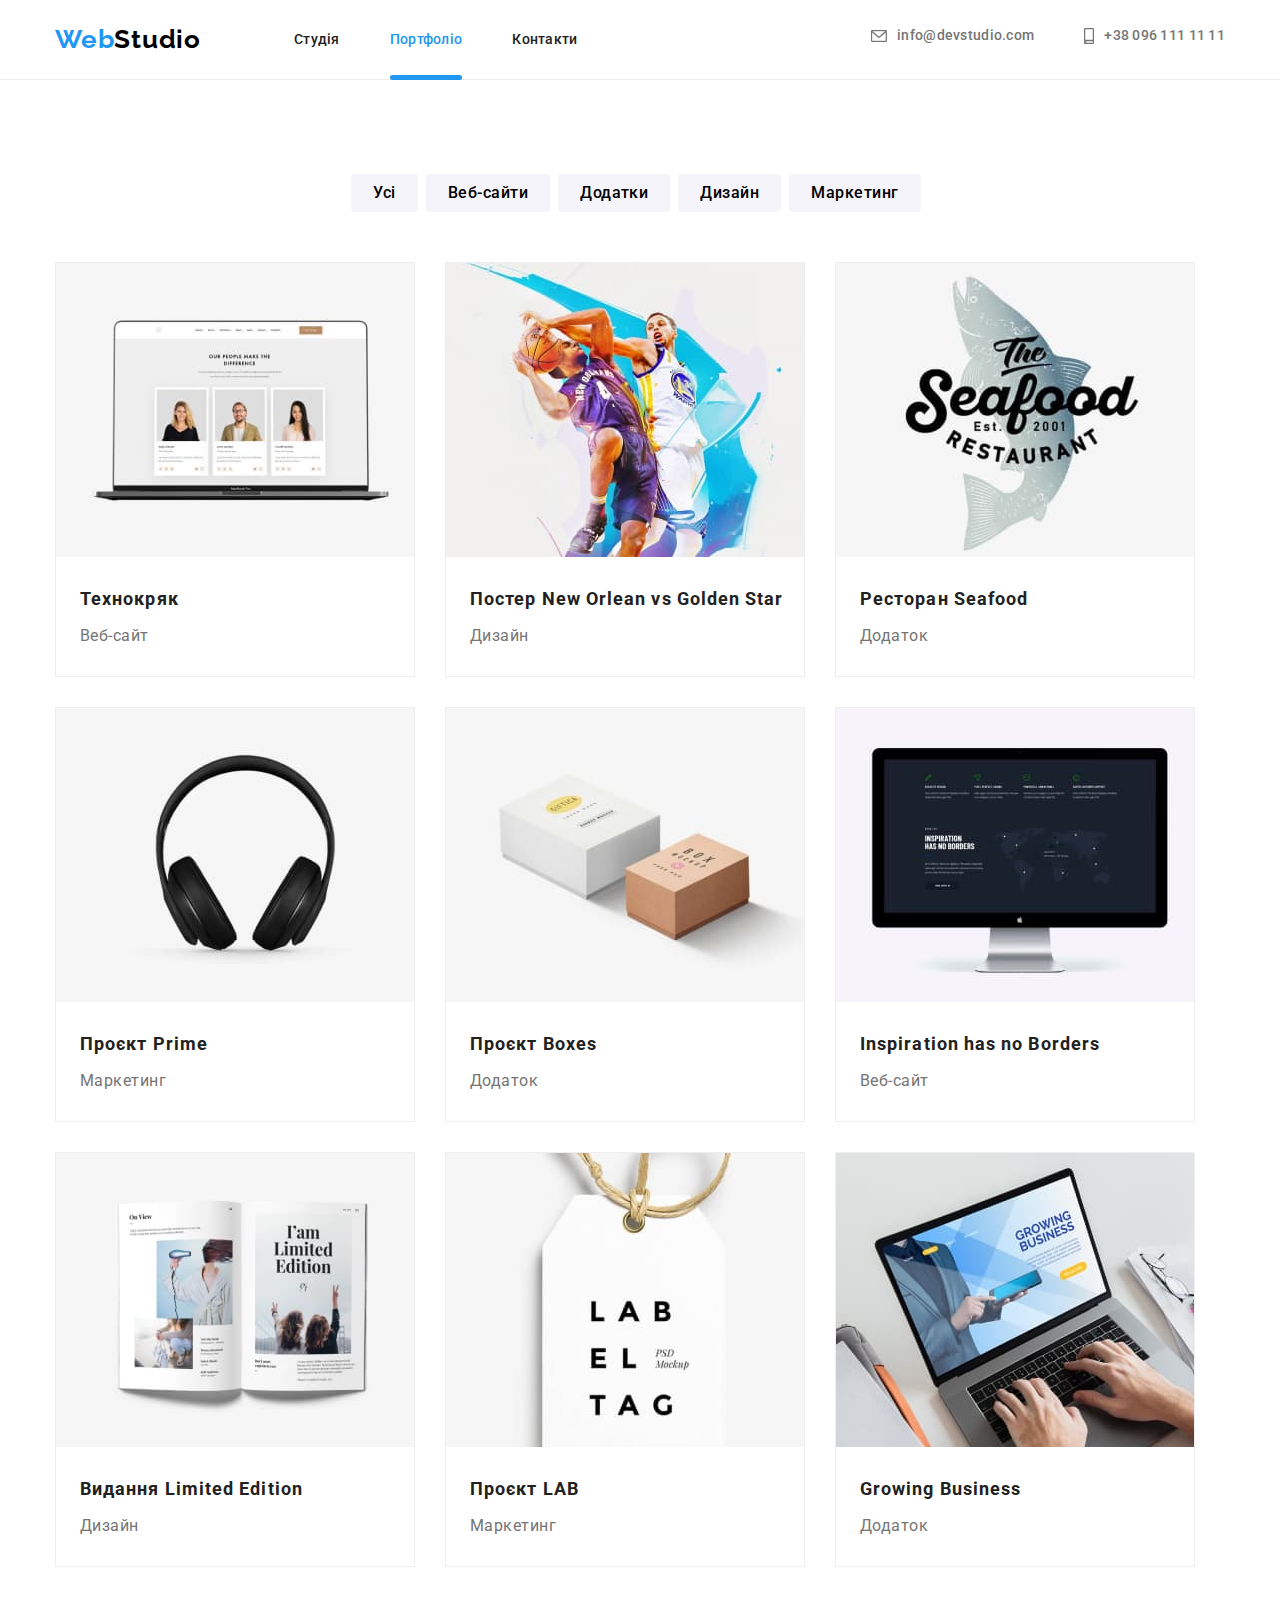
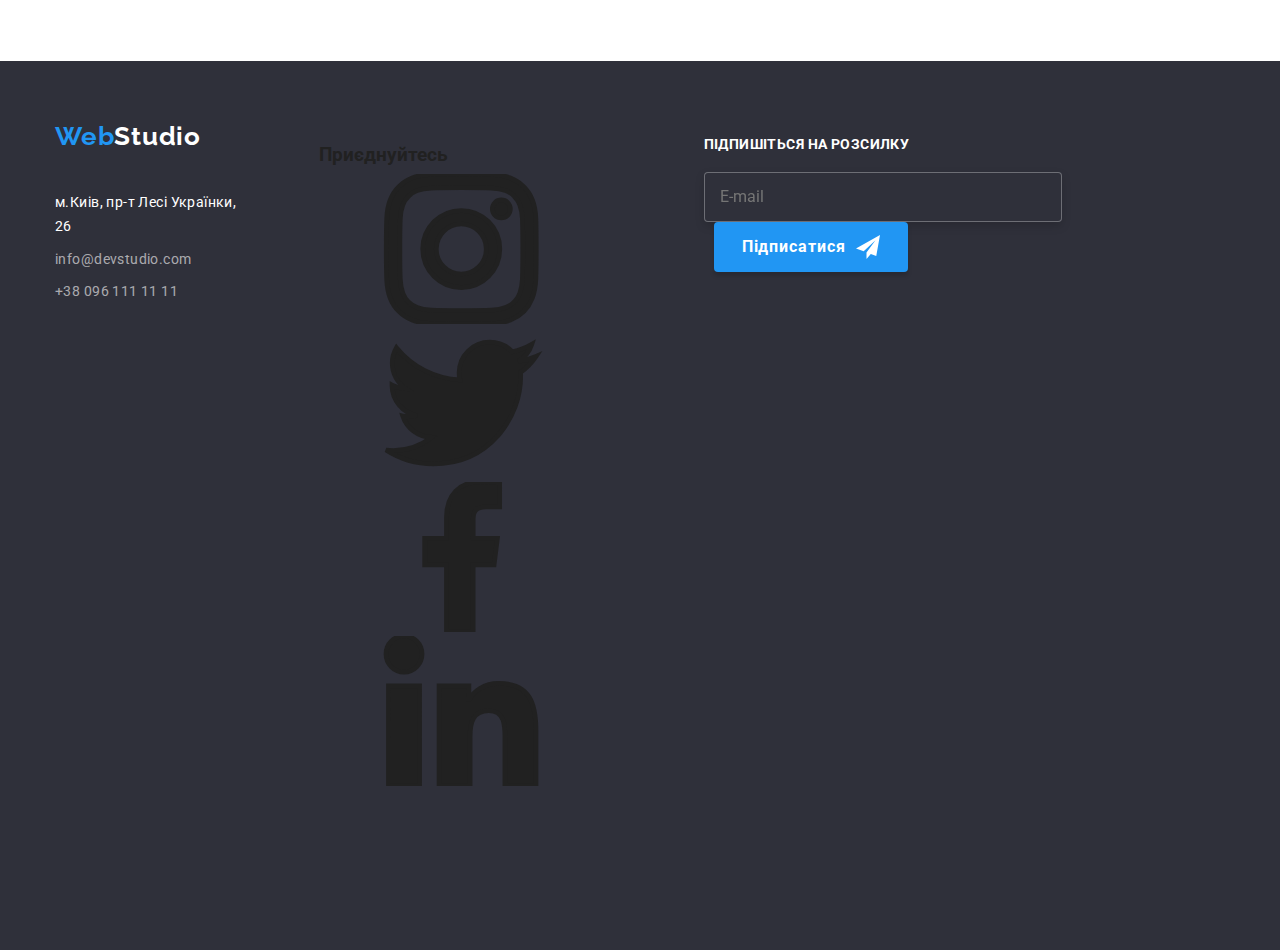
<file: portfolio.html>
<!DOCTYPE html>
<html lang="en">
<head>
  <link rel="preconnect" href="https://fonts.googleapis.com">
  <link rel="preconnect" href="https://fonts.gstatic.com" crossorigin>
  <link href="https://fonts.googleapis.com/css2?family=Raleway:wght@700&family=Roboto:ital,wght@0,400;0,500;0,900;1,700&display=swap" rel="stylesheet">
  <link rel="stylesheet" href="css/normalize.css">
  <link rel="stylesheet" href="css/main.min.css">
  <meta charset="UTF-8">
  <meta http-equiv="X-UA-Compatible" content="IE=edge">
  <meta name="viewport" content="width=device-width, initial-scale=1.0">
  <title>Portfolio</title>
</head>
<body>
  <svg aria-hidden="true" style="position:absolute;width:0;height:0;overflow:hidden" xmlns="http://www.w3.org/2000/svg">
    <symbol id="icon-company4" viewBox="0 0 59 32"><path d="M19.529 12.905h-.001c-.834 0-1.51.601-1.51 1.342v.001c0 .741.676 1.342 1.51 1.342h.001c.834 0 1.51-.601 1.51-1.342v-.001c0-.741-.676-1.342-1.51-1.342zM30.677 12.476c-.002-1.03-.464-2.016-1.283-2.744s-1.929-1.138-3.088-1.141c-1.159.002-2.27.412-3.089 1.14s-1.281 1.715-1.283 2.745v5.678s8.742-.865 8.743-5.677v-.001zM14.957 20.017c.002.716.323 1.403.893 1.91s1.342.792 2.148.794c.806-.002 1.578-.288 2.148-.794s.891-1.193.893-1.909v-3.951s-6.083.603-6.083 3.95zm3.041.708c-.158 0-.311-.041-.442-.119s-.233-.188-.293-.318c-.06-.129-.076-.272-.045-.409s.107-.263.218-.362c.111-.099.253-.166.408-.194s.315-.013.46.04c.146.054.27.144.357.261s.134.253.134.393c0 .093-.02.186-.06.272s-.098.165-.172.23c-.074.066-.162.118-.259.154s-.201.054-.305.054v-.003zM24.145 20.335h-.587v.606h-.306v-1.484h.966v.248h-.66v.383h.587v.247zm1.47-.102c0 .146-.026.274-.077.384s-.126.195-.222.255-.206.09-.33.09c-.123 0-.233-.03-.329-.089s-.171-.143-.224-.253c-.053-.11-.08-.236-.081-.379v-.073c0-.146.026-.274.078-.385s.127-.197.223-.256c.096-.06.207-.09.33-.09s.233.03.329.09c.096.059.171.144.223.256s.079.239.079.384v.066zm-.31-.067c0-.156-.028-.274-.084-.355s-.135-.121-.238-.121c-.103 0-.182.04-.237.12s-.084.196-.085.351v.072c0 .151.028.269.084.353s.136.125.241.125c.103 0 .181-.04.236-.12s.083-.198.084-.353v-.072zm1.301.386c0-.058-.02-.102-.061-.133s-.114-.064-.22-.098c-.106-.035-.19-.069-.252-.102-.168-.091-.253-.214-.253-.368 0-.08.022-.151.067-.214s.11-.112.195-.148c.085-.035.18-.053.285-.053s.2.019.283.058c.083.038.147.092.193.162s.069.149.069.238h-.306c0-.068-.021-.121-.064-.158s-.103-.057-.18-.057c-.075 0-.133.016-.174.048s-.062.073-.062.124c0 .048.024.089.072.121s.121.063.215.092c.174.052.301.117.38.195s.119.174.119.289c0 .128-.049.229-.146.303s-.228.109-.392.109c-.114 0-.218-.021-.312-.062s-.165-.099-.215-.172c-.049-.073-.073-.157-.073-.253h.307c0 .164.098.246.293.246.073 0 .129-.015.17-.044s.061-.071.061-.124zm1.632-.847h-.454v1.236h-.306v-1.236h-.448v-.248h1.209v.248zm1.068.594h-.587v.397h.689v.246h-.995v-1.484h.993v.248h-.687v.354h.587v.239zm.83.099h-.244v.543h-.306v-1.484h.551c.175 0 .31.039.406.117s.143.189.143.331c0 .101-.022.186-.066.254s-.11.121-.199.161l.321.606v.014h-.328l-.278-.543zm-.243-.247h.247c.077 0 .136-.019.178-.058s.063-.093.063-.162c0-.07-.02-.125-.06-.165s-.1-.06-.182-.06h-.246v.445zm1.852.268v.523h-.306v-1.484h.579c.111 0 .209.02.294.061s.15.099.196.174c.045.075.068.16.068.256 0 .145-.05.26-.15.344s-.237.125-.413.125h-.268zm0-.248h.273c.081 0 .142-.019.184-.057s.064-.092.064-.163c0-.073-.021-.131-.064-.176s-.102-.068-.177-.069h-.28v.466zm1.934.128h-.587v.397h.689v.246h-.995v-1.484h.993v.248h-.687v.354h.587v.239zm1.419-.594h-.455v1.236h-.306v-1.236h-.448v-.248h1.209v.248zm1.068.594h-.587v.397h.689v.246h-.994v-1.484h.992v.248h-.687v.354h.587v.239zm.83.099h-.243v.543h-.306v-1.484h.551c.175 0 .31.039.406.117s.143.189.143.331c0 .101-.022.186-.066.254s-.11.121-.199.161l.321.606v.014h-.328l-.278-.543zm-.243-.247H37c.077 0 .136-.019.178-.058s.063-.093.063-.162c0-.07-.02-.125-.06-.165s-.1-.06-.182-.06h-.246v.445zm1.796.401c0-.058-.021-.102-.061-.133s-.114-.064-.22-.098c-.106-.035-.19-.069-.251-.102-.169-.091-.253-.214-.253-.368 0-.08.022-.151.067-.214s.111-.112.195-.148c.085-.035.18-.053.285-.053.106 0 .2.019.283.058s.147.092.192.162c.046.07.07.149.07.238h-.306c0-.068-.022-.121-.064-.158s-.103-.057-.18-.057c-.075 0-.133.016-.174.048s-.062.073-.062.124c0 .048.024.089.072.121s.121.063.215.092c.174.052.301.117.38.195s.119.174.119.289c0 .128-.049.229-.146.303s-.228.109-.392.109c-.114 0-.218-.021-.312-.062s-.165-.099-.215-.172c-.049-.073-.073-.157-.073-.253h.307c0 .164.098.246.294.246.073 0 .129-.015.17-.044s.061-.071.061-.124z"/></symbol><symbol id="icon-company1" viewBox="0 0 59 32"><path d="m24.348 8 2.438 2.308-4.524-.003v11.196h11.826V17.22l2.435 2.305V8H24.349zm9.632 8.949-6.911-6.543h6.911v6.543zm-2.146 2.914h-7.702v-7.53h.544v7.02h7.157v.51zm-5.883 3.128-.285.586-.285-.586h-.239l.415.781v.455h.216v-.455l.414-.781h-.238zm.357 1.236.1-.288h.479l.101.288h.224l-.468-1.236h-.193l-.467 1.236h.223zm.34-.974.179.513h-.358l.179-.513zm1.133.484c-.031.048-.047.1-.047.157 0 .104.037.189.11.254s.172.097.294.097.228-.033.316-.099l.07.082h.239l-.182-.215c.071-.097.107-.222.107-.374h-.179c0 .083-.017.159-.052.227l-.239-.282.084-.061c.059-.043.102-.086.128-.129s.039-.091.039-.143c0-.078-.029-.143-.087-.196s-.131-.08-.221-.08c-.1 0-.179.028-.238.085s-.088.133-.088.229c0 .04.009.081.028.123s.053.094.101.155c-.092.066-.153.123-.184.171zm.558.273c-.061.046-.126.07-.195.07-.062 0-.111-.018-.148-.053s-.055-.082-.055-.139c0-.066.034-.125.102-.177l.026-.019.27.318zm-.222-.548c-.058-.072-.087-.132-.087-.179 0-.041.012-.076.036-.103s.056-.041.096-.041c.037 0 .068.012.093.035s.037.05.037.082c0 .049-.018.089-.053.12l-.026.021-.094.065zm2.013.672c.085-.074.134-.177.146-.309h-.214c-.011.088-.038.151-.081.189s-.106.057-.19.057c-.092 0-.162-.035-.211-.105s-.071-.172-.071-.306v-.11c.001-.132.027-.232.076-.3s.122-.103.216-.103c.08 0 .141.02.183.059s.068.103.078.192h.214c-.014-.135-.062-.24-.145-.314s-.193-.111-.329-.111c-.101 0-.191.024-.268.072s-.136.117-.177.206c-.041.089-.062.192-.062.308v.115c.002.114.023.214.064.3s.099.153.173.2c.075.046.162.07.261.07.141 0 .254-.037.339-.11zm1.262-.173c.042-.092.063-.198.063-.319v-.069c-.001-.121-.022-.226-.065-.317s-.103-.161-.181-.209c-.078-.049-.167-.073-.267-.073s-.19.025-.268.074c-.078.049-.138.119-.181.211s-.064.199-.064.319v.07c.001.118.022.223.065.313s.104.161.182.21c.079.049.168.073.268.073.101 0 .191-.024.268-.073s.138-.119.18-.211zm-.23-.699c.052.073.078.178.078.315v.065c0 .139-.026.245-.077.318s-.124.109-.219.109c-.094 0-.168-.037-.221-.111s-.079-.179-.079-.315v-.071c.001-.133.028-.236.08-.308s.125-.11.218-.11c.095 0 .168.037.22.11z"/></symbol><symbol id="icon-company2" viewBox="0 0 59 32"><path d="M28.561 7.629h-.047c-.073-.004-.146-.006-.219-.008h-.158c-.138 0-.279.004-.419.011-.011-.001-.021-.001-.032 0-1.268.072-2.51.389-3.658.933l-.15.073v7.701l.352-.119c.309-.106.638-.202.978-.29.921-.236 1.866-.362 2.816-.374v1.012c-.126.001-.248.004-.37.011h-.029c-.731.04-1.457.151-2.166.333-.899.225-1.766.563-2.581 1.006V8.041c.846-.494 1.758-.864 2.707-1.101.834-.215 1.691-.326 2.552-.329h.149c.178.004.351.012.514.025.429.03.854.098 1.271.203v.996c-.405-.094-.817-.156-1.232-.186-.008-.001-.017-.001-.025-.002-.086-.007-.172-.015-.252-.015zm1.753 1.018c.221.017.45.025.681.025.905-.003 1.806-.119 2.683-.344.898-.226 1.765-.564 2.58-1.007v9.701c-.847.493-1.758.864-2.708 1.101-.834.214-1.691.325-2.552.328-.652.005-1.302-.071-1.936-.228V8.459c.15.034.304.066.46.093.257.043.528.075.792.095zm4.937.076-.352.119c-.324.109-.65.206-.978.293-.956.246-1.938.371-2.924.375-.23 0-.441-.006-.645-.019l-.281-.019v7.922l.241.021c.224.019.454.029.686.029.777-.003 1.55-.103 2.303-.298.62-.155 1.222-.372 1.799-.647l.151-.073V8.722zM23.561 21.291c-.051-.052-.112-.094-.179-.121s-.14-.04-.213-.037c-.077-.001-.154.013-.226.042-.066.026-.126.066-.176.116s-.088.111-.113.177c-.028.069-.041.144-.041.218v1.32c-.003.093.015.186.052.271.031.068.076.128.132.177.053.044.115.076.181.094.064.018.13.027.197.027.073.001.146-.015.213-.046.066-.029.126-.07.176-.122.049-.051.088-.111.115-.177.028-.067.043-.138.042-.21v-.148h-.345v.118c.001.04-.006.08-.02.118-.011.028-.028.053-.05.074-.021.017-.046.03-.072.038-.023.008-.048.012-.072.012-.031.004-.062-.001-.09-.014s-.053-.032-.071-.057c-.033-.053-.048-.115-.046-.177v-1.23c-.002-.068.012-.136.042-.197.018-.028.043-.05.073-.064s.063-.019.096-.015c.03-.001.059.005.086.018s.05.032.068.056c.039.051.059.113.057.177v.114h.341v-.134c.001-.079-.014-.157-.042-.231-.025-.069-.065-.132-.115-.186zM25.61 21.276c-.11-.093-.249-.144-.392-.145-.07 0-.14.013-.206.037-.067.024-.129.061-.182.108-.057.051-.103.114-.134.185-.035.081-.052.168-.05.256v1.266c-.002.089.015.177.05.259.031.068.077.128.134.177.053.049.115.087.182.111.066.024.136.037.206.037s.14-.013.206-.037c.069-.025.132-.063.187-.111s.099-.11.13-.177c.035-.082.053-.17.05-.259v-1.266c.002-.088-.015-.175-.05-.256-.031-.07-.075-.133-.13-.185zm-.161 1.706c.003.034-.002.068-.014.099s-.031.06-.055.084c-.046.038-.103.059-.162.059s-.117-.021-.162-.059c-.024-.023-.043-.052-.055-.084s-.017-.066-.014-.099v-1.266c-.003-.034.002-.068.014-.099s.031-.06.055-.084c.046-.038.103-.059.162-.059s.117.021.162.059c.024.023.043.052.055.084s.017.066.014.099v1.266zM28.302 23.548v-2.396h-.332l-.436 1.268h-.006l-.439-1.268h-.328v2.396h.342V22.09h.006l.335 1.03h.171l.338-1.03h.006v1.458h.342zM30.246 21.32c-.053-.059-.119-.104-.194-.131-.08-.026-.164-.039-.248-.037h-.509v2.396h.341v-.936h.176c.107.005.213-.018.308-.065.078-.043.142-.106.187-.183.039-.064.066-.135.078-.209.013-.09.02-.181.018-.272.003-.115-.008-.23-.033-.342-.023-.083-.066-.159-.126-.22zm-.176.73c-.001.043-.012.086-.032.125-.02.037-.05.066-.088.084-.051.023-.106.033-.161.03h-.156v-.815h.176c.053-.003.106.008.154.03.035.02.063.051.08.088.019.042.029.087.03.134v.159c0 .056.003.113 0 .165h-.003zM31.864 21.152h-.28l-.528 2.396h.341l.1-.515h.465l.1.515h.341l-.541-2.396zm-.315 1.554.168-.869h.006l.167.869h-.341zM34.069 22.595h-.006l-.516-1.443h-.328v2.396h.341v-1.441h.007l.522 1.441h.321v-2.396h-.341v1.443zM36.156 21.152l-.275.953h-.007l-.274-.953h-.362l.469 1.383v1.013h.342v-1.013l.469-1.383h-.361zM22.609 24.224h.165v.462h.112v-.462h.164v-.095h-.44v.095zM23.992 24.13l-.216.556h.119l.046-.126h.222l.047.126h.121l-.221-.556h-.119zm-.018.336.076-.206.076.206h-.151zM25.359 24.481h.128v.072c-.038.03-.084.047-.132.047-.022.001-.045-.003-.065-.012s-.039-.023-.053-.041c-.029-.042-.044-.093-.041-.145 0-.124.054-.186.16-.186.028-.003.056.005.079.021s.04.04.047.068l.11-.021c-.024-.109-.102-.164-.236-.164-.072-.002-.141.024-.194.072-.028.028-.05.061-.064.098s-.019.077-.017.116c-.003.076.022.151.071.209.027.028.06.05.097.064s.076.02.114.017c.087.002.172-.029.236-.088v-.219h-.241v.094zM26.756 24.13h-.113v.556h.39v-.095h-.277v-.462zM27.937 24.13h-.113v.556h.113v-.556zM29.091 24.501l-.228-.372h-.109v.556h.105v-.363l.224.363h.112v-.556h-.103v.372zM30.135 24.441h.277v-.095h-.277v-.122h.298v-.095h-.411v.556h.422v-.095h-.31v-.15zM32.665 24.349h-.219v-.219h-.112v.556h.112v-.243h.219v.243h.112v-.556h-.112v.219zM33.715 24.441h.278v-.095h-.278v-.122h.299v-.095h-.411v.556h.421v-.095h-.31v-.15zM35.138 24.441c.097-.015.146-.066.146-.155.003-.024-.001-.048-.01-.069s-.025-.041-.044-.054c-.05-.025-.106-.037-.163-.033h-.236v.556h.112v-.233h.022c.024-.001.048.003.07.012.016.01.03.024.04.041l.121.177h.134l-.068-.109c-.03-.054-.072-.099-.123-.134zm-.112-.077h-.082v-.14h.088c.038-.003.077.001.113.013.008.007.015.016.019.026s.006.021.006.032-.003.021-.008.031-.013.018-.021.024c-.037.011-.075.016-.114.013zM36.212 24.441h.277v-.095h-.277v-.122h.299v-.095h-.412v.556h.422v-.095h-.31v-.15z"/></symbol><symbol id="icon-company3" viewBox="0 0 59 32"><path d="M23.793 22.644c.006 0 .011.001.016.003s.01.005.013.008l.076.073c-.059.059-.132.106-.213.138-.096.035-.199.052-.302.049-.098.002-.194-.014-.285-.046-.081-.03-.154-.074-.214-.13-.061-.058-.108-.127-.138-.201-.033-.083-.05-.17-.048-.258-.001-.088.016-.176.052-.259.033-.075.083-.143.147-.201.065-.057.142-.101.228-.131.093-.031.193-.047.293-.046.093-.002.186.012.272.042.075.028.144.068.204.116l-.064.077c-.004.005-.01.01-.016.014-.008.004-.017.006-.026.006s-.019-.003-.027-.008l-.034-.021-.047-.026c-.02-.01-.042-.018-.064-.026-.028-.009-.057-.016-.086-.021-.037-.006-.075-.009-.113-.008-.072-.001-.144.011-.211.035-.062.022-.119.055-.165.097-.047.045-.084.098-.107.155-.027.066-.04.135-.039.204-.001.071.012.141.039.208.023.057.059.109.105.154.043.042.097.075.157.096.062.022.128.034.195.033.039.001.077-.002.116-.007.063-.007.123-.026.175-.055.027-.015.052-.032.075-.051.01-.008.023-.013.036-.013zM25.984 22.28c.001.087-.016.174-.051.256-.031.074-.08.142-.143.199s-.14.101-.224.131c-.186.062-.391.062-.577 0-.084-.03-.16-.074-.223-.131-.063-.058-.112-.126-.144-.201-.068-.166-.068-.347 0-.513.032-.075.081-.143.144-.202.064-.055.139-.098.223-.126.185-.063.391-.063.577 0 .084.03.16.074.224.131s.111.125.143.199c.035.082.052.17.051.258zm-.199 0c.002-.07-.011-.14-.036-.206-.021-.057-.056-.109-.102-.154-.044-.042-.099-.076-.16-.097-.135-.045-.284-.045-.419 0-.061.022-.116.055-.16.097-.046.044-.081.097-.102.154-.048.134-.048.278 0 .412.021.057.056.11.102.154.045.042.099.075.16.096.135.044.284.044.419 0 .061-.021.116-.054.16-.096.046-.045.08-.097.102-.154.025-.066.038-.136.036-.206zM27.479 22.496l.02.046c.008-.017.014-.031.022-.046s.015-.031.025-.045l.485-.765c.009-.013.018-.021.027-.024.013-.003.026-.005.04-.004h.143v1.245h-.17V21.949c0-.014-.001-.029 0-.043l-.487.776c-.006.012-.016.021-.029.028s-.027.01-.042.01h-.027c-.015 0-.029-.003-.042-.01s-.022-.017-.028-.028l-.502-.781v.999h-.164v-1.242h.143c.013-.001.027.001.04.004.012.005.021.014.027.024l.495.766c.01.014.018.029.025.044zM29.302 22.434v.466h-.19v-1.243h.423c.08-.001.159.008.236.027.061.015.118.042.167.077.042.034.075.075.095.122.022.051.033.105.032.159.001.055-.011.109-.035.159-.023.048-.058.09-.102.124-.049.037-.106.066-.168.082-.074.021-.151.03-.229.029l-.23-.003zm0-.134h.23c.05.001.099-.006.147-.019.039-.011.075-.03.106-.054.029-.023.051-.051.064-.082.016-.033.023-.069.023-.105.002-.035-.004-.069-.019-.101s-.037-.061-.066-.085c-.072-.049-.163-.073-.255-.067h-.23v.512zM31.851 22.902h-.15c-.015 0-.03-.004-.042-.012-.011-.008-.019-.018-.025-.029l-.129-.301h-.648l-.134.301c-.005.011-.013.021-.024.028-.012.008-.027.013-.043.012h-.15l.569-1.245h.197l.577 1.245zm-.938-.463h.535l-.226-.507c-.017-.038-.031-.077-.043-.117l-.022.065c-.007.02-.014.038-.021.053l-.224.506zM32.671 21.662c.011.005.021.013.028.022l.83.939v-.967h.17v1.245h-.095c-.014 0-.027-.002-.039-.007s-.022-.014-.03-.023l-.829-.938c.001.014.001.029 0 .043s0 .026 0 .038v.887h-.17v-1.245h.101c.012 0 .023.002.034.006zM35.097 22.407v.494h-.19v-.494l-.525-.75h.17c.015-.001.029.003.041.011.01.008.019.017.026.028l.328.484c.013.021.025.04.034.058s.017.035.024.053l.024-.054c.009-.02.02-.039.032-.057l.323-.487c.007-.01.015-.019.025-.026.011-.009.026-.013.041-.012h.171l-.525.753zM27.385 19.567c.082.009.166.017.25.023 1.28-.497 2.362-1.311 3.112-2.34s1.134-2.227 1.105-3.445l-1.41-1.225c.287 1.296.153 2.637-.387 3.871s-1.464 2.313-2.67 3.117z"/><path d="m26.881 19.51.038.007c1.288-.801 2.271-1.919 2.82-3.209s.64-2.695.261-4.031l-2.009-1.745c.812 1.434 1.139 3.04.943 4.629s-.908 3.098-2.053 4.35zM33.693 15.244c-.341 1.338-1.17 2.545-2.363 3.441-.349.263-.724.498-1.123.7.972-.248 1.865-.687 2.61-1.282s1.324-1.332 1.69-2.152l-.815-.707z"/><path d="m33.374 15.047-1.16-1.008c-.022 1.149-.398 2.272-1.089 3.252s-1.671 1.781-2.838 2.321h.006c.26 0 .52-.014.779-.04 1.091-.387 2.055-1.003 2.806-1.792s1.265-1.728 1.497-2.732zM27.049 9.795l-1.384-1.204c-1.237.415-2.301 1.145-3.052 2.095s-1.156 2.074-1.159 3.226c.005 1.273.498 2.508 1.401 3.511s2.166 1.714 3.588 2.022c1.269-1.343 2.012-3.003 2.121-4.739s-.422-3.456-1.515-4.911zM36.57 14.862c-.005-1.51-.698-2.958-1.927-4.026s-2.895-1.67-4.633-1.674c-.803-.001-1.6.128-2.349.38l8.471 7.36c.29-.651.439-1.342.438-2.04z"/></symbol><symbol id="icon-company5" viewBox="0 0 59 32"><path d="M20.437 21.125c.085.096.13.216.128.34.004.081-.011.161-.045.235s-.086.141-.152.194c-.165.114-.369.169-.575.157h-1.01v-2.154h.989c.195-.012.389.039.548.143.064.049.114.111.148.181s.048.146.044.222c.006.119-.035.236-.115.329-.077.086-.183.145-.301.168.134.022.255.088.341.184zm-1.184-.325h.423c.096.006.192-.019.269-.072.032-.026.056-.059.072-.096s.022-.076.019-.115c.003-.039-.003-.078-.019-.114s-.04-.069-.071-.096c-.08-.054-.178-.08-.277-.073h-.416v.565zm.733.826c.034-.027.061-.061.078-.099s.025-.079.022-.12c.003-.042-.005-.083-.023-.121s-.045-.072-.079-.1c-.083-.056-.184-.084-.287-.078h-.444v.592h.449c.101.005.201-.021.284-.075zM22.459 22.051l-.55-.842h-.207v.842h-.473v-2.154h.896c.226-.014.449.051.624.183.125.117.201.271.213.434s-.04.325-.146.457c-.111.116-.262.193-.427.219l.586.861h-.515zm-.757-1.135h.387c.269 0 .403-.109.403-.326.003-.044-.005-.089-.022-.131s-.043-.08-.077-.111c-.085-.065-.194-.096-.305-.087h-.392l.005.655zM25.047 21.618h-.943l-.167.433h-.496l.866-2.129h.537l.863 2.129h-.496l-.163-.433zm-.126-.327-.345-.909-.345.909h.689zM28.286 22.051h-.47l-1.054-1.464v1.464h-.469v-2.154h.469l1.054 1.473v-1.473h.47v2.154zM30.968 21.536c-.097.163-.245.295-.425.38-.205.095-.432.141-.661.136h-.837v-2.154h.837c.229-.005.455.04.661.133.18.083.328.214.425.376.097.175.147.369.147.565s-.05.39-.147.565zm-.538-.052c.134-.143.208-.325.208-.514s-.074-.371-.208-.514c-.162-.13-.374-.195-.588-.183h-.326v1.394h.326c.215.012.426-.053.588-.183zM25.341 7.919s6.066 2.097 5.937 5.131v5.132s-6.061-2.098-5.935-5.132l-.002-5.131zM36.682 16.98c1.146-.722 2.471-1.169 3.854-1.3v-1.607c-1.594.562-2.946 1.582-3.854 2.907z"/><path d="M35.994 17.464c.937-1.729 2.563-3.063 4.542-3.727V9.108s-8.638 2.987-8.456 7.308v7.306s.385-.134.99-.384c0-.234 0-.469.028-.706.179-2.006 1.22-3.865 2.896-5.168z"/><path d="M35.172 20.178c.045-.507.146-1.008.302-1.496-1.043 1.125-1.675 2.522-1.806 3.993-.013.139-.02.278-.023.421.491-.216 1.062-.485 1.661-.802-.153-.696-.198-1.408-.134-2.116zM35.515 20.205c-.057.64-.022 1.284.107 1.916 2.36-1.293 5.012-3.291 4.91-5.705v-.21c-1.686.173-3.264.848-4.49 1.921-.287.665-.464 1.366-.526 2.079z"/></symbol><symbol id="icon-company6" viewBox="0 0 59 32"><path d="M29.713 15.098c-.154-.205-.228-.448-.21-.692v-1.003c0-.307.07-.541.209-.701s.379-.239.718-.239c.319 0 .546.068.679.204.146.174.217.386.201.6v.236h-.571v-.239c.002-.078-.003-.156-.017-.234-.008-.053-.037-.102-.082-.139-.059-.04-.132-.059-.207-.054-.078-.005-.156.015-.217.057-.05.041-.083.095-.095.153-.016.082-.024.165-.022.248v1.217c-.009.117.016.235.073.342.028.036.068.065.114.083s.097.025.147.019c.073.005.146-.015.202-.055.047-.04.076-.092.085-.148.013-.081.019-.162.018-.244v-.247h.571v.225c.016.223-.053.445-.197.63-.131.149-.355.223-.683.223s-.577-.08-.717-.245zM32.089 15.109c-.144-.156-.216-.384-.216-.685v-1.055c0-.298.072-.523.216-.676s.385-.229.723-.229c.336 0 .575.076.72.229s.217.379.217.676v1.055c0 .298-.073.526-.22.684s-.385.236-.717.236c-.332 0-.578-.08-.723-.235zm.989-.253c.052-.098.075-.205.069-.312v-1.292c.007-.105-.017-.21-.067-.306-.029-.037-.069-.066-.117-.084s-.099-.024-.151-.018c-.051-.006-.103 0-.151.018s-.088.047-.117.084c-.052.095-.075.201-.069.306v1.298c-.007.107.016.215.069.312.033.033.074.059.12.077s.096.027.147.027c.051 0 .101-.009.147-.027s.087-.044.12-.077v-.006zM34.436 12.495h.614l.462 1.946.473-1.946h.598l.061 2.809h-.442l-.047-1.952-.456 1.952h-.354l-.473-1.96-.044 1.96h-.447l.056-2.809zM37.332 12.495h.957c.551 0 .827.266.827.798 0 .509-.29.764-.871.763h-.326v1.249h-.591l.003-2.809zm.818 1.201c.058.006.118.002.174-.014s.107-.041.151-.075c.068-.095.098-.206.085-.317.003-.086-.007-.171-.029-.255-.008-.028-.023-.054-.043-.077s-.046-.042-.074-.057c-.082-.034-.173-.049-.264-.045h-.229v.839h.229zM39.968 12.495h.635l.651 2.809h-.551l-.129-.648h-.566l-.133.648h-.559l.651-2.809zm.543 1.836-.221-1.179-.221 1.179h.442zM41.78 12.495h.414l.792 1.603v-1.603h.49v2.809h-.393l-.797-1.673v1.673h-.507l.001-2.809zM44.624 14.233l-.658-1.734h.554l.402 1.114.377-1.114h.543l-.65 1.734v1.071h-.567v-1.071zM30.625 16.533v.147h-.482v1.142h-.202V16.68h-.484v-.147h1.169zM32.137 17.821h-.156c-.016.001-.031-.003-.044-.012-.012-.007-.021-.018-.026-.03l-.139-.306h-.669l-.139.306c-.004.013-.011.025-.021.035-.012.009-.028.013-.044.012h-.156l.591-1.288h.206l.598 1.283zm-.979-.478h.558l-.236-.524c-.017-.04-.032-.08-.044-.121-.008.024-.015.048-.022.068l-.021.054-.234.523zM33.155 17.695c.037.002.074.002.111 0 .032-.003.064-.008.095-.015.029-.006.057-.014.085-.023.026-.009.052-.02.079-.032v-.29h-.236c-.006 0-.012 0-.017-.002s-.011-.004-.015-.008c-.004-.003-.007-.006-.009-.011s-.003-.008-.003-.013v-.099h.458v.494c-.037.023-.077.044-.118.061s-.086.033-.131.044c-.048.012-.098.021-.148.027-.057.006-.115.008-.172.008-.102.001-.203-.015-.298-.048-.088-.031-.169-.077-.236-.135-.066-.059-.118-.128-.152-.204-.037-.085-.056-.176-.054-.267-.001-.092.017-.183.053-.269.034-.076.086-.146.152-.204s.148-.103.236-.134c.101-.033.209-.049.317-.048.055 0 .11.004.164.011.048.007.095.018.141.033.041.013.081.03.118.051s.071.043.103.067l-.057.08c-.004.007-.011.013-.019.018s-.017.007-.027.007c-.013 0-.026-.004-.037-.01-.018-.008-.037-.018-.058-.031-.025-.014-.052-.025-.079-.035-.035-.012-.072-.022-.109-.029-.05-.008-.1-.012-.15-.011-.078-.001-.155.011-.228.036-.066.023-.125.058-.174.102-.049.046-.086.101-.11.16-.053.14-.053.29 0 .43.026.061.066.116.118.162.048.044.107.079.173.102.075.022.155.031.234.026zM35.039 17.674h.645v.147h-.842v-1.288h.202l-.005 1.142zM36.355 17.821h-.202v-1.288h.202v1.288zM37.106 16.539c.012.006.023.014.031.023l.864.971c-.001-.015-.001-.031 0-.046V16.527h.176v1.294h-.102c-.015.001-.03-.001-.044-.007-.012-.006-.023-.015-.032-.024l-.863-.97v1.002h-.169v-1.289h.105c.011 0 .023.002.033.006zM39.665 16.533v.142h-.716v.425h.58v.137h-.58v.44h.716v.142h-.924v-1.285h.924zM18.491 8.576l8.972 2.199v7.707l-8.972-2.198V8.576zm-.575-.657v8.739l10.122 2.482v-8.738L17.916 7.919z"/><path d="m23.34 23.197-10.123-2.484v-8.739l10.123 2.483v8.74z"/><path d="m18.083 8.477 8.855 2.172-3.766 3.252-8.856-2.173 3.767-3.251zm-.167-.558-4.698 4.056 10.123 2.483 4.697-4.056-10.122-2.483zM23.91 22.706l4.127-3.564-4.127-1.013v4.577z"/></symbol><symbol id="icon-mail" viewBox="0 0 43 32"><path d="M38.667 0H4C1.794 0 0 1.794 0 4v24c0 2.206 1.794 4 4 4h34.667c2.206 0 4-1.794 4-4V4c0-2.206-1.794-4-4-4zm0 2.667c.181 0 .353.038.511.103L21.334 18.236 3.49 2.77c.158-.066.33-.103.511-.103h34.667zm0 26.666H4c-.736 0-1.333-.598-1.333-1.333V5.587L20.46 21.008c.251.217.563.326.874.326s.622-.108.874-.326L40.001 5.587V28c0 .736-.598 1.333-1.333 1.333z"/></symbol><symbol id="icon-smartphone" viewBox="0 0 20 32"><path d="M17 0H3C1.346 0 0 1.346 0 3v26c0 1.654 1.346 3 3 3h14c1.654 0 3-1.346 3-3V3c0-1.654-1.346-3-3-3zM3 2h14c.552 0 1 .448 1 1v21H2V3c0-.552.448-1 1-1zm14 28H3c-.552 0-1-.448-1-1v-3h16v3c0 .552-.448 1-1 1z"/><path d="M4.707 27.478c.391.365.391.956 0 1.321s-1.024.365-1.414 0c-.391-.365-.391-.956 0-1.321s1.024-.365 1.414 0z"/></symbol><symbol id="icon-linkedin" viewBox="0 0 32 32"><path d="M31.992 32v-.001H32V20.263c0-5.741-1.236-10.164-7.948-10.164-3.227 0-5.392 1.771-6.276 3.449h-.093v-2.913h-6.364v21.364h6.627V21.42c0-2.785.528-5.479 3.977-5.479 3.399 0 3.449 3.179 3.449 5.657v10.401h6.62zM.528 10.636h6.635V32H.528V10.636zM3.843 0C1.722 0 0 1.721 0 3.843s1.721 3.879 3.843 3.879c2.121 0 3.843-1.757 3.843-3.879C7.685 1.722 5.963 0 3.843 0z"/></symbol><symbol id="icon-insta" viewBox=" 0 0 32 32"><path d="M31.969 9.408c-.075-1.7-.35-2.869-.744-3.882-.406-1.075-1.032-2.038-1.851-2.838-.8-.813-1.769-1.444-2.832-1.844C25.523.45 24.36.175 22.66.1 20.947.019 20.403 0 16.059 0s-4.888.019-6.595.094c-1.7.075-2.869.35-3.882.744-1.075.406-2.038 1.031-2.838 1.85C1.931 3.488 1.3 4.457.9 5.52.506 6.539.231 7.702.156 9.402c-.081 1.713-.1 2.257-.1 6.601s.019 4.888.094 6.595c.075 1.7.35 2.869.744 3.882.406 1.075 1.038 2.038 1.85 2.838.8.813 1.769 1.444 2.832 1.844 1.019.394 2.182.669 3.882.744 1.706.075 2.25.094 6.595.094s4.888-.019 6.595-.094c1.7-.075 2.869-.35 3.882-.744 2.151-.832 3.851-2.532 4.682-4.682.394-1.019.669-2.182.744-3.882.075-1.707.094-2.251.094-6.595s-.006-4.888-.081-6.595zm-2.882 13.065c-.069 1.563-.331 2.407-.55 2.969-.538 1.394-1.644 2.5-3.038 3.038-.563.219-1.413.481-2.969.55-1.688.075-2.194.094-6.464.094s-4.782-.019-6.464-.094c-1.563-.069-2.407-.331-2.969-.55-.694-.256-1.325-.663-1.838-1.194-.531-.519-.938-1.144-1.194-1.838-.219-.563-.481-1.413-.55-2.969-.075-1.688-.094-2.194-.094-6.464s.019-4.782.094-6.464c.069-1.563.331-2.407.55-2.969.256-.694.663-1.325 1.2-1.838.519-.531 1.144-.938 1.838-1.194.563-.219 1.413-.481 2.969-.55 1.688-.075 2.194-.094 6.464-.094 4.276 0 4.782.019 6.464.094 1.563.069 2.407.331 2.969.55.694.256 1.325.662 1.838 1.194.531.519.938 1.144 1.194 1.838.219.563.481 1.413.55 2.969.075 1.688.094 2.194.094 6.464s-.019 4.77-.094 6.458z"/><path d="M16.059 7.783c-4.538 0-8.22 3.682-8.22 8.22s3.682 8.22 8.22 8.22c4.539 0 8.22-3.682 8.22-8.22s-3.682-8.22-8.22-8.22zm0 13.552c-2.944 0-5.332-2.388-5.332-5.332s2.388-5.332 5.332-5.332 5.332 2.388 5.332 5.332-2.388 5.332-5.332 5.332zM26.524 7.458c0 1.06-.859 1.919-1.919 1.919s-1.919-.859-1.919-1.919.859-1.919 1.919-1.919 1.919.859 1.919 1.919z"/></symbol><symbol id="icon-facebook" viewBox=" 0 0 32 32"><path d="M21.329 5.313h2.921V.225C23.746.156 22.013 0 19.994 0c-4.212 0-7.097 2.649-7.097 7.519V12H8.249v5.688h4.648V32h5.699V17.689h4.46l.708-5.688h-5.169V8.082c.001-1.644.444-2.769 2.735-2.769z"/></symbol><symbol id="icon-twitter" viewBox="0 0 32 32"><path d="M32 6.078c-1.19.522-2.458.868-3.78 1.036 1.36-.812 2.398-2.088 2.886-3.626-1.268.756-2.668 1.29-4.16 1.588C25.742 3.794 24.026 3 22.154 3c-3.632 0-6.556 2.948-6.556 6.562 0 .52.044 1.02.152 1.496-5.454-.266-10.28-2.88-13.522-6.862-.566.982-.898 2.106-.898 3.316 0 2.272 1.17 4.286 2.914 5.452-1.054-.02-2.088-.326-2.964-.808v.072c0 3.188 2.274 5.836 5.256 6.446-.534.146-1.116.216-1.72.216-.42 0-.844-.024-1.242-.112.85 2.598 3.262 4.508 6.13 4.57-2.232 1.746-5.066 2.798-8.134 2.798-.538 0-1.054-.024-1.57-.09C2.906 27.93 6.35 29 10.064 29c12.072 0 18.672-10 18.672-18.668 0-.29-.01-.57-.024-.848C30.014 8.56 31.108 7.406 32 6.078z"/></symbol><symbol id="icon-diagram" viewBox="0 0 72 32"><path fill="#f5f4fa" style="fill:var(--color2, #f5f4fa)" d="M1.067 0h69.867c.589 0 1.067.478 1.067 1.067v29.867c0 .589-.478 1.067-1.067 1.067H1.067C.478 32.001 0 31.523 0 30.934V1.067C0 .478.478 0 1.067 0z"/><path fill="#2196f3" style="fill:var(--color4, #2196f3)" d="M35.373 15.396h.622v2.799h-.622v-2.799zM37.861 16.64h.622v1.555h-.622V16.64zM32.886 17.573h.622v.622h-.622v-.622zM31.02 17.262h.622v.933h-.622v-.933z"/><path fill="#212121" style="fill:var(--color3, #212121)" d="M27.599 23.17h14.926c.515 0 .933-.418.933-.933v-1.244c0-.515-.418-.933-.933-.933h-.311v-7.754l1.766-1.673c.41.202.906.079 1.174-.291s.231-.88-.089-1.207-.829-.375-1.205-.115c-.376.26-.51.754-.317 1.168l-1.331 1.262v-.717c0-.515-.418-.933-.933-.933H28.841c-.515 0-.933.418-.933.933v9.328h-.311c-.515 0-.933.418-.933.933v1.244c0 .515.418.933.933.933zM44.391 9.488c.172 0 .311.139.311.311s-.139.311-.311.311-.311-.139-.311-.311.139-.311.311-.311zm-15.859 1.244c0-.172.139-.311.311-.311h12.438c.172 0 .311.139.311.311v1.306l-.622.591v-1.275c0-.172-.139-.311-.311-.311H29.465c-.172 0-.311.139-.311.311v7.774c0 .172.139.311.311.311h11.194c.171 0 .311-.139.311-.311v-5.643l.622-.589v7.165h-13.06v-9.328zm2.799 4.042c-.421-.001-.79.279-.902.685s.061.836.423 1.05c.362.215.822.161 1.125-.132l1.081.542c.126.063.278.033.371-.072l2.298-2.585 2.259 1.692c.121.091.29.081.4-.023l1.963-1.859v4.743H29.777v-7.152h10.572v1.552l-2.2 2.083-2.278-1.707c-.129-.097-.311-.079-.419.042l-2.329 2.621-.871-.435c.006-.037.01-.075.012-.113 0-.515-.418-.933-.933-.933zm.311.933c0 .172-.139.311-.311.311s-.311-.139-.311-.311.139-.311.311-.311.311.139.311.311zm1.865 4.975h3.11v.311c0 .172-.139.311-.311.311h-2.488c-.172 0-.311-.139-.311-.311v-.311zm-6.218.311c0-.172.139-.311.311-.311h5.286v.311c0 .515.418.933.933.933h2.488c.515 0 .933-.418.933-.933v-.311h5.286c.172 0 .311.139.311.311v1.244c0 .172-.139.311-.311.311H27.6c-.172 0-.311-.139-.311-.311v-1.244z"/></symbol><symbol id="icon-clock" viewBox="0 0 72 32"><path fill="#f5f4fa" style="fill:var(--color2, #f5f4fa)" d="M1.067 0h69.867c.589 0 1.067.478 1.067 1.067v29.867c0 .589-.478 1.067-1.067 1.067H1.067C.478 32.001 0 31.523 0 30.934V1.067C0 .478.478 0 1.067 0z"/><path fill="#212121" style="fill:var(--color3, #212121)" d="M44.923 15.592c-.001-4.931-3.999-8.927-8.93-8.926s-8.927 3.999-8.926 8.93c.001 3.884 2.512 7.321 6.212 8.503.035.011.072.017.109.017.07 0 .139-.019.2-.055.079-.047.138-.121.165-.208l2.255-7.146c.616-.003 1.113-.505 1.11-1.122s-.505-1.113-1.122-1.11c-.166.001-.329.039-.478.112l-2.978-2.979c-.148-.143-.383-.139-.526.009-.139.144-.139.373 0 .517l2.977 2.98c-.228.466-.098 1.029.313 1.347l-2.148 6.809c-4.245-1.564-6.419-6.273-4.855-10.518s6.273-6.419 10.519-4.855c4.245 1.564 6.419 6.273 4.855 10.518-.764 2.074-2.334 3.752-4.353 4.651l-.232-1.093c-.042-.201-.24-.329-.441-.287-.063.014-.122.043-.171.086L36.24 23.77c-.154.137-.167.372-.031.525.045.05.102.087.165.107l2.858.912c.195.063.405-.045.468-.24.02-.062.023-.128.01-.191l-.228-1.073c3.304-1.393 5.449-4.633 5.442-8.219zm-8.928-.372c.205 0 .372.167.372.372s-.167.372-.372.372c-.206 0-.372-.166-.372-.372s.166-.372.372-.372zm1.226 8.671 1.274-1.136.352 1.657-1.626-.52z"/><path fill="#2196f3" style="fill:var(--color4, #2196f3)" d="M35.623 8.525v.744c0 .206.166.372.372.372s.372-.166.372-.372v-.744c0-.205-.167-.372-.372-.372s-.372.167-.372.372zM28.928 15.22c-.206 0-.372.167-.372.372s.166.372.372.372h.744c.205 0 .372-.166.372-.372s-.167-.372-.372-.372h-.744zM43.063 15.964c.205 0 .372-.166.372-.372s-.167-.372-.372-.372h-.744c-.205 0-.372.167-.372.372s.167.372.372.372h.744z"/></symbol><symbol id="icon-astronaut" viewBox="0 0 72 32"><path fill="#f5f4fa" style="fill:var(--color2, #f5f4fa)" d="M1.067 0h69.867c.589 0 1.067.478 1.067 1.067v29.867c0 .589-.478 1.067-1.067 1.067H1.067C.478 32.001 0 31.523 0 30.934V1.067C0 .478.478 0 1.067 0z"/><path fill="#2196f3" style="fill:var(--color4, #2196f3)" d="M45.318 9.306c-.037-.112-.134-.194-.251-.212l-1.114-.162-.499-1.01c-.105-.213-.453-.213-.558 0l-.499 1.01-1.115.162c-.117.017-.214.099-.251.212s-.006.236.079.319l.807.786-.19 1.11c-.02.117.028.235.123.304.097.07.223.079.328.024l.997-.524.997.524c.046.024.095.036.145.036.064 0 .129-.02.183-.059.096-.07.144-.188.123-.304l-.19-1.11.807-.786c.085-.083.115-.206.079-.319zm-1.436.774c-.073.071-.107.175-.089.275l.111.65-.583-.307c-.045-.024-.095-.036-.145-.036s-.099.012-.145.036l-.583.307.111-.65c.018-.101-.016-.204-.089-.275l-.473-.46.653-.095c.101-.015.189-.078.234-.17l.292-.591.292.591c.046.092.133.156.234.17l.653.095-.472.46zM41.911 18.638h-.622v.622h.622v-.622zM41.911 19.882h-.622v.622h.622v-.622zM42.533 19.26h-.622v.622h.622v-.622zM41.289 19.26h-.622v.622h.622v-.622zM39.733 22.06h-.622v.622h.622v-.622zM39.733 23.305h-.622v.622h.622v-.622zM40.356 22.682h-.622v.622h.622v-.622zM39.111 22.682h-.622v.622h.622v-.622zM36 20.816h-.622v.622H36v-.622zM36 22.06h-.622v.622H36v-.622zM36.622 21.438H36v.622h.622v-.622zM35.378 21.438h-.622v.622h.622v-.622zM30.089 10.238h-.622v.622h.622v-.622zM30.089 11.482h-.622v.622h.622v-.622zM30.711 10.86h-.622v.622h.622v-.622zM29.467 10.86h-.622v.622h.622v-.622z"/><path fill="#212121" style="fill:var(--color3, #212121)" d="M41.084 14.926c-.168-.226-.414-.372-.693-.411-.281-.04-.558.034-.782.205l-.73.56-1.107.827-.792-.316c1.413-.634 2.4-2.046 2.4-3.687 0-2.23-1.822-4.044-4.061-4.044s-4.061 1.814-4.061 4.044c0 .808.242 1.56.653 2.192l-1.612-.014h-.003c-.005 0-.009.002-.014.003-.031.001-.061.007-.091.018-.007.003-.015.004-.022.008-.004.002-.007.002-.011.004l-1.886.931h-.001l-1.104.531c-.012.005-.025.012-.037.021-.44.293-.59.869-.349 1.339.129.25.347.434.616.519.104.032.209.048.315.048.169 0 .336-.041.49-.123l.81-.431 1.321-.682.791-.005-3.174 3.159s-.001 0-.001.001l-.781.778c-.184.184-.286.427-.286.687s.102.504.286.688c.19.189.439.283.688.283s.498-.095.689-.283l.767-.764 1.015-.758.525.523-1.027 1.023c-.001 0-.001 0-.001.001l-.781.778c-.185.184-.286.427-.286.687s.102.504.286.688c.189.189.439.283.688.283s.499-.095.689-.283l2.031-2.022s0-.001.001-.001l.589-.583-.002-.002c.004-.004.009-.005.013-.009l3.013-3.301 2.025.288c.015.002.029.003.044.003.038 0 .074-.009.109-.022.01-.004.019-.009.029-.014.011-.006.023-.009.034-.016l1.874-1.244c.007-.005.011-.012.017-.017.007-.006.017-.008.024-.015l.742-.695c.386-.362.439-.954.124-1.378zm-13.175 2.107c-.101.054-.216.065-.326.03s-.197-.108-.249-.209c-.094-.183-.039-.406.125-.526l.766-.369.185.539.077.226-.579.308zm2.04-1.067-.903.467-.149-.436-.107-.313 1.182-.584-.023.866zm8.808-3.862c0 .536-.128 1.041-.349 1.493l-2.439-1.108c-.025-.334-.199-.627-.46-.81l.854-2.835c1.387.441 2.394 1.735 2.394 3.26zm-6.876 0c0-1.887 1.542-3.422 3.438-3.422.147 0 .292.012.435.03l-.835 2.773c-.011 0-.022-.003-.033-.003-.602 0-1.093.488-1.093 1.089s.49 1.089 1.093 1.089c.405 0 .755-.224.944-.551l2.253 1.024c-.627.844-1.63 1.394-2.763 1.394-1.896 0-3.438-1.535-3.438-3.422zm3.474.467c0 .257-.211.467-.47.467s-.47-.209-.47-.467.211-.467.47-.467.47.209.47.467zm-7.25 8.764c-.138.137-.361.136-.498 0-.066-.066-.103-.154-.103-.247s.036-.18.103-.246l.561-.559.497.494-.559.557zm1.874 2.178c-.138.137-.361.137-.499 0-.066-.066-.103-.154-.103-.247s.036-.18.103-.246l.562-.559.497.494-.56.557zm2.031-2.023s-.001 0-.001.001l-1.03 1.027-.497-.494L31.511 21s.001 0 .001-.001c.023-.023.038-.051.052-.079.004-.008.012-.015.015-.023.01-.024.011-.05.015-.075.002-.014.008-.028.008-.042 0-.021-.007-.041-.012-.062-.004-.019-.004-.038-.011-.056-.012-.029-.032-.055-.053-.08-.006-.007-.008-.016-.015-.022h-.001c-.001 0 0-.001-.001-.001l-.937-.933c-.01-.01-.023-.014-.034-.022-.017-.013-.032-.025-.051-.034s-.036-.014-.055-.019c-.02-.006-.039-.01-.06-.012-.019-.001-.037.001-.055.003-.021.002-.041.005-.061.012s-.037.016-.055.026c-.012.007-.025.009-.035.017l-1.035.772-.525-.523 1.399-1.392 2.543 2.502-.541.536zm3.978-4.093c-.009-.001-.017.002-.026.002-.023-.001-.044 0-.067.004-.018.003-.034.007-.051.012-.02.007-.038.016-.056.027s-.033.022-.049.036c-.007.006-.017.01-.023.017l-2.741 3.002-2.525-2.483 1.653-1.644c.122-.121.122-.318.001-.44-.061-.061-.142-.091-.222-.091l-1.294.008.016-.938 1.811.016c.738.755 1.767 1.225 2.906 1.225.255 0 .504-.026.746-.072.023.019.046.038.075.049l1.406.56.089.442.104.516-1.752-.249zm2.357.103-.182-.909.844-.63.552.733-1.214.806zm2.19-1.651-.489.458-.543-.721.485-.372c.091-.07.205-.098.317-.083.113.016.212.075.28.166.126.17.105.408-.05.553z"/><path fill="#212121" style="fill:var(--color3, #212121)" d="m34.601 17.484-1.25-1.244c-.121-.121-.318-.121-.439 0l-1.25 1.244c-.058.059-.091.138-.091.221s.033.162.091.221l1.25 1.244c.061.06.14.091.219.091s.159-.03.219-.091l1.25-1.244c.058-.058.092-.138.092-.221s-.033-.162-.092-.221zm-1.469 1.026-.809-.805.809-.805.809.805-.809.805zM36.679 9.625l-.15.604c.041.01 1.014.264 1.014 1.254h.622c0-1.177-.972-1.73-1.486-1.858zM38.165 12.104h-.622v.622h.622v-.622z"/></symbol><symbol id="icon-antenna" viewBox="0 0 72 32"><path fill="#f5f4fa" style="fill:var(--color2, #f5f4fa)" d="M1.067 0h69.867c.589 0 1.067.478 1.067 1.067v29.867c0 .589-.478 1.067-1.067 1.067H1.067C.478 32.001 0 31.523 0 30.934V1.067C0 .478.478 0 1.067 0z"/><path fill="#212121" style="fill:var(--color3, #212121)" d="m44.618 19.557-4.925-4.961.547-2.692c.141.055.291.084.442.085h.004c.695.008 1.266-.549 1.274-1.244s-.549-1.266-1.245-1.274c-.695-.008-1.266.549-1.274 1.244-.002.149.023.297.073.437l-2.893.353-4.719-4.744c-.058-.059-.137-.093-.22-.093-.082 0-.16.033-.218.091l-.882.877c-.122.122-.122.318 0 .44l.475.482c-1.839 3.382-1.242 7.57 1.47 10.303.025.024.054.043.085.057-.02.105-.03.212-.03.319v3.609h-3.733c-.859.001-1.555.697-1.556 1.556v.622c0 .172.139.311.311.311h14.311c.172 0 .311-.139.311-.311v-.622c-.001-.859-.697-1.555-1.555-1.556h-3.733v-1.599c.585.123 1.181.185 1.778.187 1.434-.002 2.845-.359 4.107-1.04l.477.48c.058.059.137.093.22.093.082 0 .16-.033.218-.091l.882-.877c.122-.122.122-.318 0-.44zm-4.371-9.254c.243-.242.638-.241.88.002s.241.638-.002.88c-.117.116-.274.181-.439.181h-.002c-.343-.002-.621-.282-.619-.625.001-.165.067-.322.183-.438h-.001zm-.733 2.044-.349 1.718-.686-.69 1.035-1.029zm-.353-.526-1.12 1.113-.866-.871 1.986-.242zm1.508 11.646c.515 0 .933.418.933.933v.311H27.913V24.4c0-.515.418-.933.933-.933h11.822zm-4.355-1.245v.622h-3.111v-.622h3.111zm-3.112-.622v-2.364c0-.755.698-1.369 1.555-1.369s1.556.614 1.556 1.369V21.6h-3.111zm3.734-.989v-1.375c0-1.098-.977-1.991-2.178-1.991-.776-.012-1.502.383-1.914 1.042-2.367-2.493-2.9-6.21-1.329-9.268l10.851 10.913c-1.675.852-3.596 1.092-5.43.679zm6.585-.399L31.238 7.857l.44-.439 4.629 4.655c.002 0 .003.004.006.006l7.65 7.695-.441.439z"/><path fill="#2196f3" style="fill:var(--color4, #2196f3)" d="M34.761 18.489h-.003c-.515-.001-.934.416-.935.932s.417.934.932.935h.003c.515.001.934-.416.935-.932s-.417-.934-.932-.935zm.217 1.154c-.058.058-.138.091-.221.091-.172-.001-.31-.141-.309-.313 0-.082.033-.161.092-.219s.136-.09.218-.091c.172.001.31.141.31.313-.001.082-.033.161-.092.219h.003z"/></symbol><symbol id="close-icon"><path d="M11 1.10786L9.89214 0L5.5 4.39214L1.10786 0L0 1.10786L4.39214 5.5L0 9.89214L1.10786 11L5.5 6.60786L9.89214 11L11 9.89214L6.60786 5.5L11 1.10786Z"/></symbol><symbol id="modal-phone"><path d="M13.996 11.1226L12.1579 10.9127C11.7164 10.862 11.2822 11.014 10.971 11.3252L9.63945 12.6568C7.59144 11.6147 5.91251 9.94296 4.87041 7.8877L6.20922 6.54888C6.5204 6.2377 6.67237 5.80349 6.62171 5.36205L6.41185 3.53836C6.325 2.80745 5.70988 2.25745 4.97173 2.25745H3.71976C2.902 2.25745 2.22175 2.93771 2.2724 3.75547C2.65595 9.93572 7.59868 14.8712 13.7717 15.2548C14.5894 15.3054 15.2697 14.6252 15.2697 13.8074V12.5555C15.2769 11.8245 14.7269 11.2094 13.996 11.1226V11.1226Z" /></symbol><symbol id="modal-person"><path d="M9 9C10.6575 9 12 7.6575 12 6C12 4.3425 10.6575 3 9 3C7.3425 3 6 4.3425 6 6C6 7.6575 7.3425 9 9 9ZM9 10.5C6.9975 10.5 3 11.505 3 13.5V14.25C3 14.6625 3.3375 15 3.75 15H14.25C14.6625 15 15 14.6625 15 14.25V13.5C15 11.505 11.0025 10.5 9 10.5Z" /></symbol><symbol id="modal-mail"><path d="M15 3H3C2.175 3 1.5075 3.675 1.5075 4.5L1.5 13.5C1.5 14.325 2.175 15 3 15H15C15.825 15 16.5 14.325 16.5 13.5V4.5C16.5 3.675 15.825 3 15 3ZM14.7 6.1875L9.3975 9.5025C9.1575 9.6525 8.8425 9.6525 8.6025 9.5025L3.3 6.1875C3.1125 6.0675 3 5.865 3 5.6475C3 5.145 3.5475 4.845 3.975 5.1075L9 8.25L14.025 5.1075C14.4525 4.845 15 5.145 15 5.6475C15 5.865 14.8875 6.0675 14.7 6.1875Z" /></symbol><symbol id="icon-send"><path d="M24 0L0 13.5L7.66994 16.3407L19.5 5.25002L10.5017 17.3896L10.509 17.3923L10.5 17.3896V24.0001L14.8013 18.982L20.2501 21.0001L24 0Z" fill="white"/></symbol>
  </svg>
  <header class="header">
    <div class="container header-container">
      <nav class="header-nav">
        <a href="./index.html" class="header-logo"><span class="logo">Web</span>Studio</a>
        <ul class="header-nav__list">
          <li class="header-nav__item"><a href="./index.html">Студія</a></li>
          <li class="header-nav__item"><a href="./portfolio.html" class="current">Портфоліо</a></li>
          <li class="header-nav__item"><a href="/contacts">Контакти</a></li>
        </ul>
      </nav>
      <ul class="header-contacts">
          <li class="header-contacts__item">
            <a href="mailto:info@devstudio.com" class="header-contacts__link">
              <svg class="icons icon-mail">
                <use xlink:href="#icon-mail"></use> 
              </svg>  
              info@devstudio.com
            </a>
          </li>
          <li class="header-contacts__item">
            <a href="tel:+380961111111" class="header-contacts__link">
              <svg class="icons icon-smartphone">
                <use xlink:href="#icon-smartphone"></use> 
              </svg>  
              +38 096 111 11 11
            </a>
          </li>
      </ul>
    </div>
  </header>
  <main class="main">
    <section class="section portfolio-section">
      <div class="container portfolio">
        <ul class="filter">
          <li><button type="button" class="filter__item">Усі</button></li>
          <li><button type="button" class="filter__item">Веб-сайти</button></li>
          <li><button type="button" class="filter__item">Додатки</button></li>
          <li><button type="button" class="filter__item">Дизайн</button></li>
          <li><button type="button" class="filter__item">Маркетинг</button></li>
        </ul>
        <ul class="project-list">
          <li class="project-list__item">
            <div class="project-list__thumb">
              <img src="images/project1.jpg" alt="Project 1" width="370">
              <div>
                <p class="overflow-paragraph">Ресурс пропонує комплексні пропозиції з різним рівнем функціоналу та сервісів. Все це дозволить відвідувачу отримати вичерпні відомості про компанію чи приватну особу.</p>
              </div>
            </div>
            <h2 class="project-list__item-heading">Технокряк</h2>
            <p>Веб-сайт</p>
          </li>
          <li class="project-list__item">
            <div class="project-list__thumb">
              <img src="images/project2.jpg" alt="Project 2" width="370">
              <div>
                <p class="overflow-paragraph">Ресурс пропонує комплексні пропозиції з різним рівнем функціоналу та сервісів. Все це дозволить відвідувачу отримати вичерпні відомості про компанію чи приватну особу.</p>
              </div>
            </div>
            <h2 class="project-list__item-heading">Постер New Orlean vs Golden Star</h2>
            <p>Дизайн</p>
          </li>
          <li class="project-list__item">
            <div class="project-list__thumb">
              <img src="images/project3.jpg" alt="Project 3" width="370">
              <div>
                <p class="overflow-paragraph">Ресурс пропонує комплексні пропозиції з різним рівнем функціоналу та сервісів. Все це дозволить відвідувачу отримати вичерпні відомості про компанію чи приватну особу.</p>
              </div>
            </div>
            <h2 class="project-list__item-heading">Ресторан Seafood</h2>
            <p>Додаток</p>
          </li>
          <li class="project-list__item">
            <div class="project-list__thumb">
              <img src="images/project4.jpg" alt="Project 4" width="370">
              <div>
                <p class="overflow-paragraph">Ресурс пропонує комплексні пропозиції з різним рівнем функціоналу та сервісів. Все це дозволить відвідувачу отримати вичерпні відомості про компанію чи приватну особу.</p>
              </div>
            </div>
            <h2 class="project-list__item-heading">Проєкт Prime</h2>
            <p>Маркетинг</p>
          </li>
          <li class="project-list__item">
            <div class="project-list__thumb">
              <img src="images/project5.jpg" alt="Project 5" width="370">
              <div>
                <p class="overflow-paragraph">Ресурс пропонує комплексні пропозиції з різним рівнем функціоналу та сервісів. Все це дозволить відвідувачу отримати вичерпні відомості про компанію чи приватну особу.</p>
              </div>
            </div>
            <h2 class="project-list__item-heading">Проєкт Boxes</h2>
            <p>Додаток</p>
          </li>
          <li class="project-list__item">
            <div class="project-list__thumb">
              <img src="images/project6.jpg" alt="Project 6" width="370">
              <div>
                <p class="overflow-paragraph">Ресурс пропонує комплексні пропозиції з різним рівнем функціоналу та сервісів. Все це дозволить відвідувачу отримати вичерпні відомості про компанію чи приватну особу.</p>
              </div>
            </div>
            <h2 class="project-list__item-heading">Inspiration has no Borders</h2>
            <p>Веб-сайт</p>
          </li>
          <li class="project-list__item">
            <div class="project-list__thumb">
              <div>
                <img src="images/project7.jpg" alt="Project 7" width="370">
                <p class="overflow-paragraph">Ресурс пропонує комплексні пропозиції з різним рівнем функціоналу та сервісів. Все це дозволить відвідувачу отримати вичерпні відомості про компанію чи приватну особу.</p>
              </div>
            </div>
            <h2 class="project-list__item-heading">Видання Limited Edition</h2>
            <p>Дизайн</p>
          </li>
          <li class="project-list__item">
            <div class="project-list__thumb">
              <img src="images/project8.jpg" alt="Project 8" width="370">
              <div>
                <p class="overflow-paragraph">Ресурс пропонує комплексні пропозиції з різним рівнем функціоналу та сервісів. Все це дозволить відвідувачу отримати вичерпні відомості про компанію чи приватну особу.</p>
              </div>
            </div>
            <h2 class="project-list__item-heading">Проєкт LAB</h2>
            <p>Маркетинг</p>
          </li>
          <li class="project-list__item">
            <div class="project-list__thumb">
              <img src="images/project9.jpg" alt="Project 9" width="370">
              <div>
                <p class="overflow-paragraph">Ресурс пропонує комплексні пропозиції з різним рівнем функціоналу та сервісів. Все це дозволить відвідувачу отримати вичерпні відомості про компанію чи приватну особу.</p>
              </div>
            </div>
            <h2 class="project-list__item-heading">Growing Business</h2>
            <p>Додаток</p>
          </li>
        </ul>
      </div>
    </section>
  </main>
  <footer class="footer">
    <div class="container footer-container">
      <div>
        <a href="./index.html" class="footer-logo"><span class="logo">Web</span>Studio</a>
        <address class="address">
          <ul class="address-list">
            <li><a href="https://goo.gl/maps/8Hn4K1XwCed4iXqX9" target="_blank" class="geo">м.Киів, пр-т Лесі Українки, 26</a></li>
            <li class="address-list-item"><a href="mailto:info@devstudio.com" class="footer-links">info@devstudio.com</a></li>
            <li class="address-list-item"><a href="tel:+380961111111" class="footer-links">+38 096 111 11 11</a></li>
          </ul>
        </address>
      </div>
      <div class="footer-social">
        <h3 class="join-us">Приєднуйтесь</h3>
        <ul class="social-link-list">
          <li>
            <a href="" class="social-footer">
              <svg class="icons footer-social__links">
                <use xlink:href="#icon-insta"></use>
              </svg>
            </a>
          </li>
          <li>
            <a href="" class="social-footer">
              <svg class="icons footer-social__links">
                <use xlink:href="#icon-twitter"></use>
              </svg>
            </a>
          </li>
          <li>
            <a href="" class="social-footer">
              <svg class="icons footer-social__links">
                <use xlink:href="#icon-facebook"></use>
              </svg>
            </a>
          </li>
          <li>
            <a href="" class="social-footer">
              <svg class="icons footer-social__links">
                <use xlink:href="#icon-linkedin"></use>
              </svg>
            </a>
          </li>
        </ul>
      </div>
      <div class="subcribe">
        <h3 class="subcribe-heading">Підпишіться на розсилку</h3>
        <label>
          <input type="email" name="subcribe-input" class="subcribe-input" placeholder="E-mail">
          <button type="submit" class="subcribe-submit">
            Підписатися 
            <svg class="icon-send">
              <use xlink:href="#icon-send"></use>
            </svg>
          </button>
        </label>
      </div>
    </div>
  </footer>
</body>
</html>
</file>
<file: css/main.min.css>
:root{--blue:#2196F3;--dgray:#2F303A;--white:#FFFFFF;--lblack:#212121;--lgray:#757575}*{margin:0}ul{list-style:none;padding:0px}body{font-family:"Roboto",sans-serif}.icons{stroke:currentColor;fill:currentColor}.container{box-sizing:border-box;width:1200px;padding-left:15px;padding-right:15px;margin:0 auto}.section{display:flex;padding-top:94px}.section__heading{margin:0;margin-bottom:50px;align-self:center;font-family:"Roboto";font-style:normal;font-weight:700;font-size:36px;line-height:1.16;text-align:center;letter-spacing:.03em}a{color:var(--lblack);text-decoration:none}h2,h3,h4,h5,h6{color:var(--lblack);margin:8px}p{color:var(--lgray);padding:10px}a:hover,a:focus{transition:color cubic-bezier(0.4, 0, 0.2, 1) 250ms;color:var(--blue)}.portfolio-section{padding-bottom:94px}.icon-mail{height:12px;width:16px;margin-right:10px;align-self:center}.icon-smartphone{margin-right:10px;height:16px;width:10px;align-self:center}.icon-list{display:flex;width:270px;height:120px;background-color:#f5f4fa;justify-content:center;align-items:center;border-radius:4px}.icon-list-item{align-content:center;fill:none;stroke:none;width:270px;height:120px}.social{stroke:none;fill:#afb1b8;height:20px;width:20px}.social-links{display:flex;align-items:center;justify-content:center;border-radius:50%;width:44px;height:44px}.social-links:hover,.social-links:focus{transition:background-color cubic-bezier(0.4, 0, 0.2, 1) 250ms;background-color:#2196f3}.social-links:hover .social,.social-links:focus .social{transition:cubic-bezier(0.4, 0, 0.2, 1) 250ms;fill:#fff;background:var(--blue)}.social-list{justify-content:space-around;padding:0px 32px 30px 32px;margin-top:16px;display:flex}.header-container{display:flex;justify-content:space-between}.header{border-bottom:1px solid #ececec;padding:24px 0 25px}.header-nav{display:flex}.header-nav__list{padding-left:93px;list-style:none;display:flex}.header-nav__item{position:relative;margin-top:8px;margin-right:50px;font-family:"Roboto";font-style:normal;font-weight:500;font-size:14px;line-height:1.14;letter-spacing:.02em}.current{color:var(--blue)}.current::after{position:absolute;content:"";width:100%;height:5px;border-radius:3px;background-color:var(--blue);left:0;bottom:-26px}.header-contacts{padding-left:144px;list-style:none;display:flex}.header-contacts__item{padding-top:4px;padding-left:50px}.header-contacts__link{display:flex;align-items:center;font-style:normal;font-weight:500;font-size:14px;line-height:1.14;letter-spacing:.02em;color:var(--lgray)}.header-contacts__link:hover,.header-contacts__link:focus{transition:color cubic-bezier(0.4, 0, 0.2, 1) 250ms;color:var(--blue)}.logo{line-height:1.19;letter-spacing:.03em;font:700 26px "Raleway",sans-serif;text-decoration:none;color:var(--blue)}.header-logo{line-height:1.19;letter-spacing:.03em;font:700 26px "Raleway",sans-serif;text-decoration:none;color:#000}.header-logo:hover,.header-logo:focus{color:#000}.hero-container{display:flex;flex-direction:column;align-items:center}.section-hero{background-image:linear-gradient(to right, rgba(47, 48, 58, 0.4), rgba(47, 48, 58, 0.4)),url(../images/18.jpg);height:600px;padding:0}.section-hero__heading{padding-top:200px;text-transform:uppercase;text-align:center;font:900 44px "Roboto",sans-serif;color:var(--white);margin-bottom:20px;letter-spacing:.06em;line-height:1.36}.section-hero__btn{border:none;padding:10px 32px;box-shadow:0px 4px 4px rgba(0,0,0,.15);border-radius:4px;background-color:var(--blue);color:var(--white);font:700 16px "Roboto",sans-serif;letter-spacing:.06em;line-height:1.85}.section-hero__btn:hover,.section-hero__btn:focus{transition:opacity cubic-bezier(0.4, 0, 0.2, 1) 250ms;opacity:.9;cursor:pointer}.values-container{display:flex}.values{background-color:#fff}.values__heading{text-transform:uppercase;font:700 14px "Roboto",sans-serif;line-height:1.71;letter-spacing:.03em}.values__text{margin-top:10px;padding:0 10px 10px;font-family:"Roboto";font-style:normal;font-weight:400;font-size:14px;line-height:24px;letter-spacing:.03em}.values__list-items{margin-right:30px}.values__list-items:nth-child(4){margin-right:0}.activity{padding-bottom:94px;background-color:#fff;flex-direction:column}.activity__cards{display:flex;position:relative}.activity__card{margin-right:30px}.activity__card:nth-child(3){margin-right:0}.activity__card-heading{position:absolute;bottom:4px;display:flex;justify-content:center;align-items:center;margin:0;width:370px;height:70px;box-sizing:border-box;font-family:"Roboto";font-style:normal;font-weight:700;font-size:14px;line-height:1.1428571429;text-align:center;letter-spacing:.03em;text-transform:uppercase;color:#fff;background:rgba(47,48,58,.8)}.squad{padding-bottom:94px;background-color:#f5f4fa;flex-direction:column;padding-bottom:94px}.squad__team{display:flex}.squad__team-card{margin-right:30px;box-sizing:border-box;text-align:center;background-color:#fff;box-shadow:0px 1px 3px rgba(0,0,0,.12),0px 1px 1px rgba(0,0,0,.14),0px 2px 1px rgba(0,0,0,.2);border-radius:0px 0px 4px 4px}.squad__team-card:nth-child(4){margin-right:0}.squad__team-card__heading{margin:0;padding-top:30px;font-family:"Roboto";font-style:normal;font-weight:500;font-size:16px;line-height:1.18;text-align:center;letter-spacing:.03em}.squad__team-card__position{padding:0;margin-top:10px;font-family:"Roboto";font-style:normal;font-weight:400;font-size:16px;line-height:1.18;text-align:center;letter-spacing:.03em}.clients{padding-bottom:94px}.clients-list{display:flex;justify-content:space-between}.clients-list__companies{border:1px solid #afb1b8;border-radius:4px;stroke:none;fill:#afb1b8;width:170px;height:92px}.clients-list__companies:hover,.clients-list__companies:focus{transition:fill cubic-bezier(0.4, 0, 0.2, 1) 250ms;border:1px solid var(--blue);border-radius:4px;fill:var(--blue)}.footer{color:var(--white);background-color:var(--dgray);padding-top:60px;padding-bottom:60px}.footer-container{display:flex}.footer-logo{line-height:1.19;letter-spacing:.03em;padding-top:16px;font:700 26px "Raleway",sans-serif;text-decoration:none;color:var(--white)}.footer-logo:hover,.footer-logo:focus{transition:color cubic-bezier(0.4, 0, 0.2, 1) 250ms;color:var(--white)}.address{padding-top:20px}.footer-links{color:rgba(255,255,255,.6);text-decoration:none;margin-bottom:6px;font-family:"Roboto";font-style:normal;font-weight:400;font-size:14px;line-height:1.71;letter-spacing:.03em}.address-list{padding-top:20px}.address-list-item{margin-top:9px}.address-list-item:hover,.address-list-item:focus{transition:color cubic-bezier(0.4, 0, 0.2, 1) 250ms;color:var(--blue)}.geo{font-family:"Roboto";font-style:normal;font-weight:400;font-size:14px;line-height:1.71;letter-spacing:.03em;color:var(--white);text-decoration:none}.geo:hover,.geo:focus{transition:color cubic-bezier(0.4, 0, 0.2, 1) 250ms;color:var(--blue);cursor:pointer}.footer-social{justify-content:space-around;margin-left:70px;padding-top:15px;padding-bottom:100px;display:flex;flex-direction:column}.footer-social-list{display:flex}.social-list__item{margin-right:10px;display:flex;align-items:center;justify-content:center;border-radius:50%;width:44px;height:44px;background-color:rgba(255,255,255,.1)}.social-list__item:hover,.social-list__item:focus{transition:background-color cubic-bezier(0.4, 0, 0.2, 1) 250ms;background-color:var(--blue)}.social-list__icon{stroke:none;fill:#fff;display:flex;align-items:center;justify-content:center;width:20px;height:20px}.social-list__icon:hover,.social-list__icon:focus{transition:background-color cubic-bezier(0.4, 0, 0.2, 1) 250ms;background:var(--blue)}.social-list__item{stroke:none;fill:#fff;height:44px;width:44px}.footer-social__title{margin:0;margin-bottom:20px;color:#fff;font-family:"Roboto";font-style:normal;font-weight:700;font-size:14px;line-height:1.1428571429;letter-spacing:.03em;text-transform:uppercase}.subcribe{margin-left:93px;padding-top:15px;padding-bottom:100px}.subcribe-heading{margin:0;margin-bottom:20px;color:#fff;font-family:"Roboto";font-style:normal;font-weight:700;font-size:14px;line-height:1.1428571429;letter-spacing:.03em;text-transform:uppercase}.subcribe-input{box-sizing:border-box;width:358px;color:var(--white);outline:none;border:1px solid rgba(255,255,255,.3);filter:drop-shadow(0px 4px 4px rgba(0, 0, 0, 0.15));border-radius:4px;padding:15px;background-color:var(--dgray)}.subcribe-submit{position:relative;background:#2196f3;box-shadow:0px 4px 4px rgba(0,0,0,.15);border-radius:4px;border:none;font-family:"Roboto";font-style:normal;font-weight:700;font-size:16px;line-height:1.88;letter-spacing:.06em;color:var(--white);background-color:var(--blue);margin-left:10px;padding:10px 62px 10px 28px;cursor:pointer}.subcribe-submit:hover{opacity:.8}.icon-send{position:absolute;right:28px;bottom:13px;width:24px;height:24px}.data-modal{position:fixed;top:0;left:0;background-color:rgba(0,0,0,.2);width:100vw;height:100vh}.modal{position:absolute;top:calc(50% - 290px);left:calc(50% - 264px);background-color:#fff;width:528px;height:581px;box-shadow:0px 1px 3px rgba(0,0,0,.12),0px 1px 1px rgba(0,0,0,.14),0px 2px 1px rgba(0,0,0,.2);border-radius:4px;display:flex;justify-content:space-between}.is-hidden{visibility:hidden}.close-btn{background-color:#fff;cursor:pointer;justify-content:center;align-items:center;width:30px;height:30px;margin:8px 8px 2px 2px;padding:0;border-radius:50%;border:solid rgba(0,0,0,.1) 1px}.close-icon{fill:#000;width:11px;height:11px}.close-icon:hover{fill:var(--blue);transition:fill cubic-bezier(0.4, 0, 0.2, 1) 250ms}.form{flex-grow:1;padding-left:40px;padding-top:40px}.form-group{display:flex;flex-direction:column}.form__heading{padding:0;text-align:center;font-family:"Roboto";font-style:normal;font-weight:700;font-size:20px;line-height:1.15;letter-spacing:.03em;color:#212121}.form__item{position:relative;display:flex;flex-direction:column}.form__item:focus-within .modal-icons{transition:fill cubic-bezier(0.4, 0, 0.2, 1) 250ms;fill:#2196f3}.form__item-input{outline:none;border:1px solid rgba(33,33,33,.2);border-radius:4px;height:40px;padding:12px 12px 12px 42px}.form__item-input:focus-within{border:1px solid var(--blue);transition:border cubic-bezier(0.4, 0, 0.2, 1) 250ms}.form__item-textarea{outline:none;padding:12px 16px;resize:none;width:100%;height:120px;border:1px solid rgba(33,33,33,.2);border-radius:4px}.form__item-textarea:focus-within{border:1px solid var(--blue);transition:border cubic-bezier(0.4, 0, 0.2, 1) 250ms}.form__item-name{margin:10px 0px 4px 0px;font-family:"Roboto";font-style:normal;font-weight:400;font-size:12px;line-height:1.1666666667;letter-spacing:.01em;color:#757575}.terms{text-decoration:underline;color:var(--blue)}.form__item-checkbox{justify-content:space-around;margin-top:20px;display:flex}.form__checkbox{border:1px solid var(--lblack);width:16px;height:15px;margin-top:1px}.form__submit{cursor:pointer;margin:30px auto;padding:10px 52px;background:#2196f3;box-shadow:0px 4px 4px rgba(0,0,0,.15);border-radius:4px;border:none;color:var(--white);font-family:"Roboto";font-style:normal;font-weight:700;font-size:16px;line-height:1.88;display:flex;align-items:center;text-align:center;letter-spacing:.06em}.modal-icons{position:absolute;left:14px;bottom:11px;width:18px;height:18px;fill:#212121}.filter{justify-content:center;display:flex}.filter__item{margin-right:8px;padding:6px 22px;border:0px;background:#f5f4fa;border-radius:4px;font-family:"Roboto";font-style:normal;font-weight:500;font-size:16px;line-height:1.62;text-align:center;letter-spacing:.03em}.filter__item:hover,.filter__item:focus{transition:color box-shadow cubic-bezier(0.4, 0, 0.2, 1) 250ms;transition:background-color cubic-bezier(0.4, 0, 0.2, 1) 250ms;background-color:var(--blue);color:#fff;opacity:.9;cursor:pointer;border-radius:4px;box-shadow:0px 3px 1px rgba(0,0,0,.1),0px 1px 2px rgba(0,0,0,.08),0px 2px 2px rgba(0,0,0,.12)}.project-list{margin-top:50px;justify-items:center;display:flex;flex-wrap:wrap}.project-list__item{position:relative;width:calc((100% - 90px)/3);box-sizing:border-box;margin-right:30px;margin-bottom:30px;background-color:#fff;border:1px solid #eee}.project-list__item:hover,.project-list__item:focus{transition:box-shadow transform cubic-bezier(0.4, 0, 0.2, 1) 250ms;box-shadow:0px 1px 1px rgba(0,0,0,.12),0px 4px 4px rgba(0,0,0,.06),1px 4px 6px rgba(0,0,0,.16)}.project-list__item .overflow-paragraph{margin:0;padding:0px 24px;color:#fff;font-weight:400;font-size:18px;line-height:1.5555555556;letter-spacing:.03em}.project-list__item:hover .overflow-paragraph,.project-list__item:focus .overflow-paragraph{transform:translate(0);transition:transform cubic-bezier(0.4, 0, 0.2, 1) 250ms;display:flex}.project-list__item:nth-child(7),.project-list__item:nth-child(8),.project-list__item:nth-child(9){margin-bottom:0}.project-list__item-heading{text-align:start;margin:0;color:var(--lblack);padding:24px 10px 0px 24px;font-family:"Roboto";font-style:normal;font-weight:700;font-size:18px;line-height:2;letter-spacing:.06em}.project-list__item p{font-family:"Roboto";font-style:normal;font-weight:400;font-size:16px;line-height:1.87;letter-spacing:.03em;color:var(--lgray);padding:0 10px;padding-left:24px;padding-bottom:25px;margin-top:4px}.project-list__thumb{position:relative;overflow:hidden;height:294px}.overflow-paragraph{margin:0;display:flex;align-items:center;position:absolute;width:370px;height:294px;top:0;left:0;box-sizing:border-box;background-color:rgba(33,150,243,.8980392157);transform:translateY(295px)}/*# sourceMappingURL=main.min.css.map */
</file>
